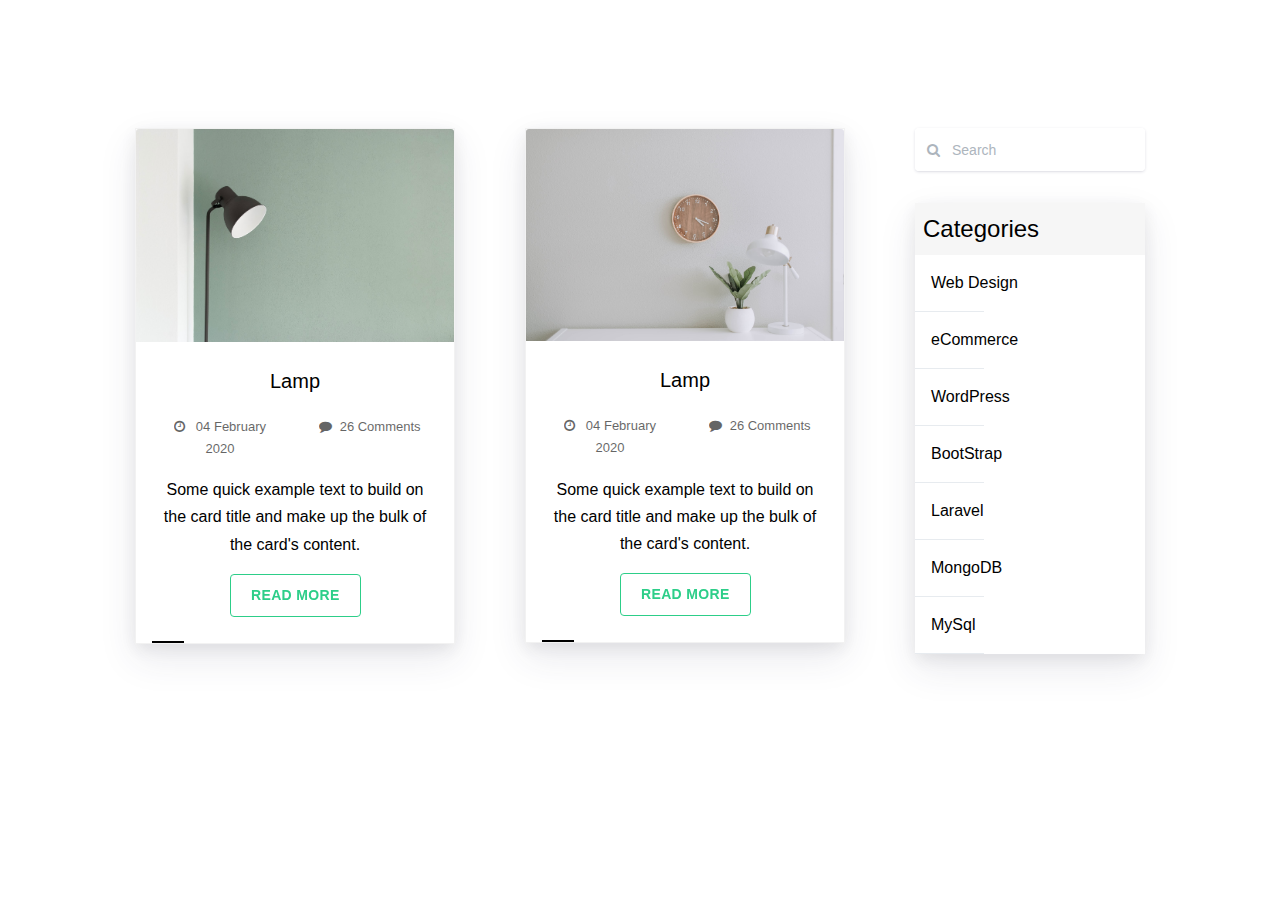
<file: index.html>
<!DOCTYPE html>
<html lang="en">

<head>
  <meta charset="UTF-8">
  <meta http-equiv="X-UA-Compatible" content="IE=edge">
  <meta name="viewport" content="width=device-width, initial-scale=1.0">
  <title>eflux - Grocery & Organic Supermarket Responsive Template</title>

  <!--Style || Animations || Fonts || Icons-->

  <link href="https://cdn.jsdelivr.net/npm/bootstrap@5.0.0-beta2/dist/css/bootstrap.min.css" rel="stylesheet"
    integrity="sha384-BmbxuPwQa2lc/FVzBcNJ7UAyJxM6wuqIj61tLrc4wSX0szH/Ev+nYRRuWlolflfl" crossorigin="anonymous">
  <link rel="stylesheet" href="/css/argon-design-system.css">
  <link rel="stylesheet" href="./css/style.css">
  <link href="https://fonts.googleapis.com/css?family=Poppins:200,300,400,600,700,800" rel="stylesheet">
  <link rel="stylesheet" href="https://cdnjs.cloudflare.com/ajax/libs/font-awesome/4.7.0/css/font-awesome.css">
  <link rel="stylesheet" href="/css/nucleo-icons.css">
  <link rel="stylesheet" href="/css/argon-design-system.css">
  <link rel="stylesheet" type="text/css" href="/slick/slick.css">
  <link rel="stylesheet" type="text/css" href="/slick/slick-theme.css">
  <link href="https://unpkg.com/aos@2.3.1/dist/aos.css" rel="stylesheet">
</head>

<body>

  <!--Navbar-->

  <!--CARDS-->


  <div class="container">
    <div class="row">
      <div class="col-lg-9 mb-4">
        <div class="row">
          <div class="col-md-6">
            <div class="d-flex align-items-center">
              <div class="card shadow line-2" style="width: 20rem;">
                <div class="inner">
                  <img src="./img/img-1.jpeg" class="card-img-top" alt="...">
                </div>
                <div class="card-body text-center">
                  <h5 class="card-title">Lamp</h5>
                  <div class="row">
                    <div class="col-md-6">
                      <p class="date"> <i class="fa fa-clock-o" aria-hidden="true"></i> &nbsp; 04 February 2020</p>
                    </div>
                    <div class="col-md-6">
                      <p class="comment"> <i class="fa fa-comment" aria-hidden="true"></i> &nbsp;26 Comments</p>
                    </div>
                  </div>
                  <p class="card-text">Some quick example text to build on the card title and make up the bulk of the
                    card's content.</p>
                  <a href="./blog.html" class="btn btn-outline-success">Read More</a>
                </div>
              </div>
            </div>
          </div>

          <div class="col-md-6">
            <div class="d-flex align-items-center">
              <div class="card shadow line-2" style="width: 20rem;">
                <div class="inner">
                  <img src="./img/img-3.jpeg" class="card-img-top" alt="...">
                </div>
                <div class="card-body text-center">
                  <h5 class="card-title">Lamp</h5>
                  <div class="row">
                    <div class="col-md-6">
                      <p class="date"> <i class="fa fa-clock-o" aria-hidden="true"></i> &nbsp; 04 February 2020</p>
                    </div>
                    <div class="col-md-6">
                      <p class="comment"> <i class="fa fa-comment" aria-hidden="true"></i> &nbsp;26 Comments</p>
                    </div>
                  </div>
                  <p class="card-text">Some quick example text to build on the card title and make up the bulk of the
                    card's content.</p>
                  <a href="./blog.html" class="btn btn-outline-success">Read More</a>
                </div>
              </div>
            </div>
          </div>
        </div>
      </div>  
              <div class="col-lg-3">
                <div class="form-group">
                  <div class="input-group input-group-alternative mb-4">
                    <div class="input-group-prepend">
                      <span class="input-group-text"><i class="fa fa-search"></i></span>
                    </div>
                    <input class="form-control form-control-alternative" placeholder="Search" type="text">
                  </div>
                </div>
        
                <div class="card-side-bar shadow " >
                  <h4 class="cat-header p-2 mb-0"> Categories </h4>
                  
                  <ul class="blog-cat-list">
                    <li class=" cat-item cat-line"> <a href="" class="cat-link">Web Design</a> </li> 
                    <li class="cat-item cat-line"> <a href="" class="cat-link">eCommerce</a> </li>
                    <li class="cat-item cat-line"> <a href="" class="cat-link">WordPress</a> </li>
                    <li class="cat-item cat-line"> <a href="" class="cat-link">BootStrap</a> </li>
                    <li class="cat-item cat-line"> <a href="" class="cat-link">Laravel</a> </li>
                    <li class="cat-item cat-line"> <a href="" class="cat-link">MongoDB</a> </li>
                    <li class="cat-item cat-line"> <a href="" class="cat-link">MySql</a> </li>
                  </ul>
                </div>
              </div>
              

          
   </div>    
      
  </div>



    <!--Side Menu-->

    <!-- Pagination -->

    <!--Footer-->

    <!--Scripts-->
    <script src="/js/jquery.min.js"></script>
    <script src="/js/popper.min.js"></script>
    <script src="/js/bootstrap.min.js"></script>
    <script src="/js/argon-design-system.min.js"></script>
    <script src="/slick/slick.js" type="text/javascript" charset="utf-8"></script>
    <script src="./js/eflux.js"></script>
    <!-- <script src="./dom.js"></script> -->

</body>

</html>
</file>
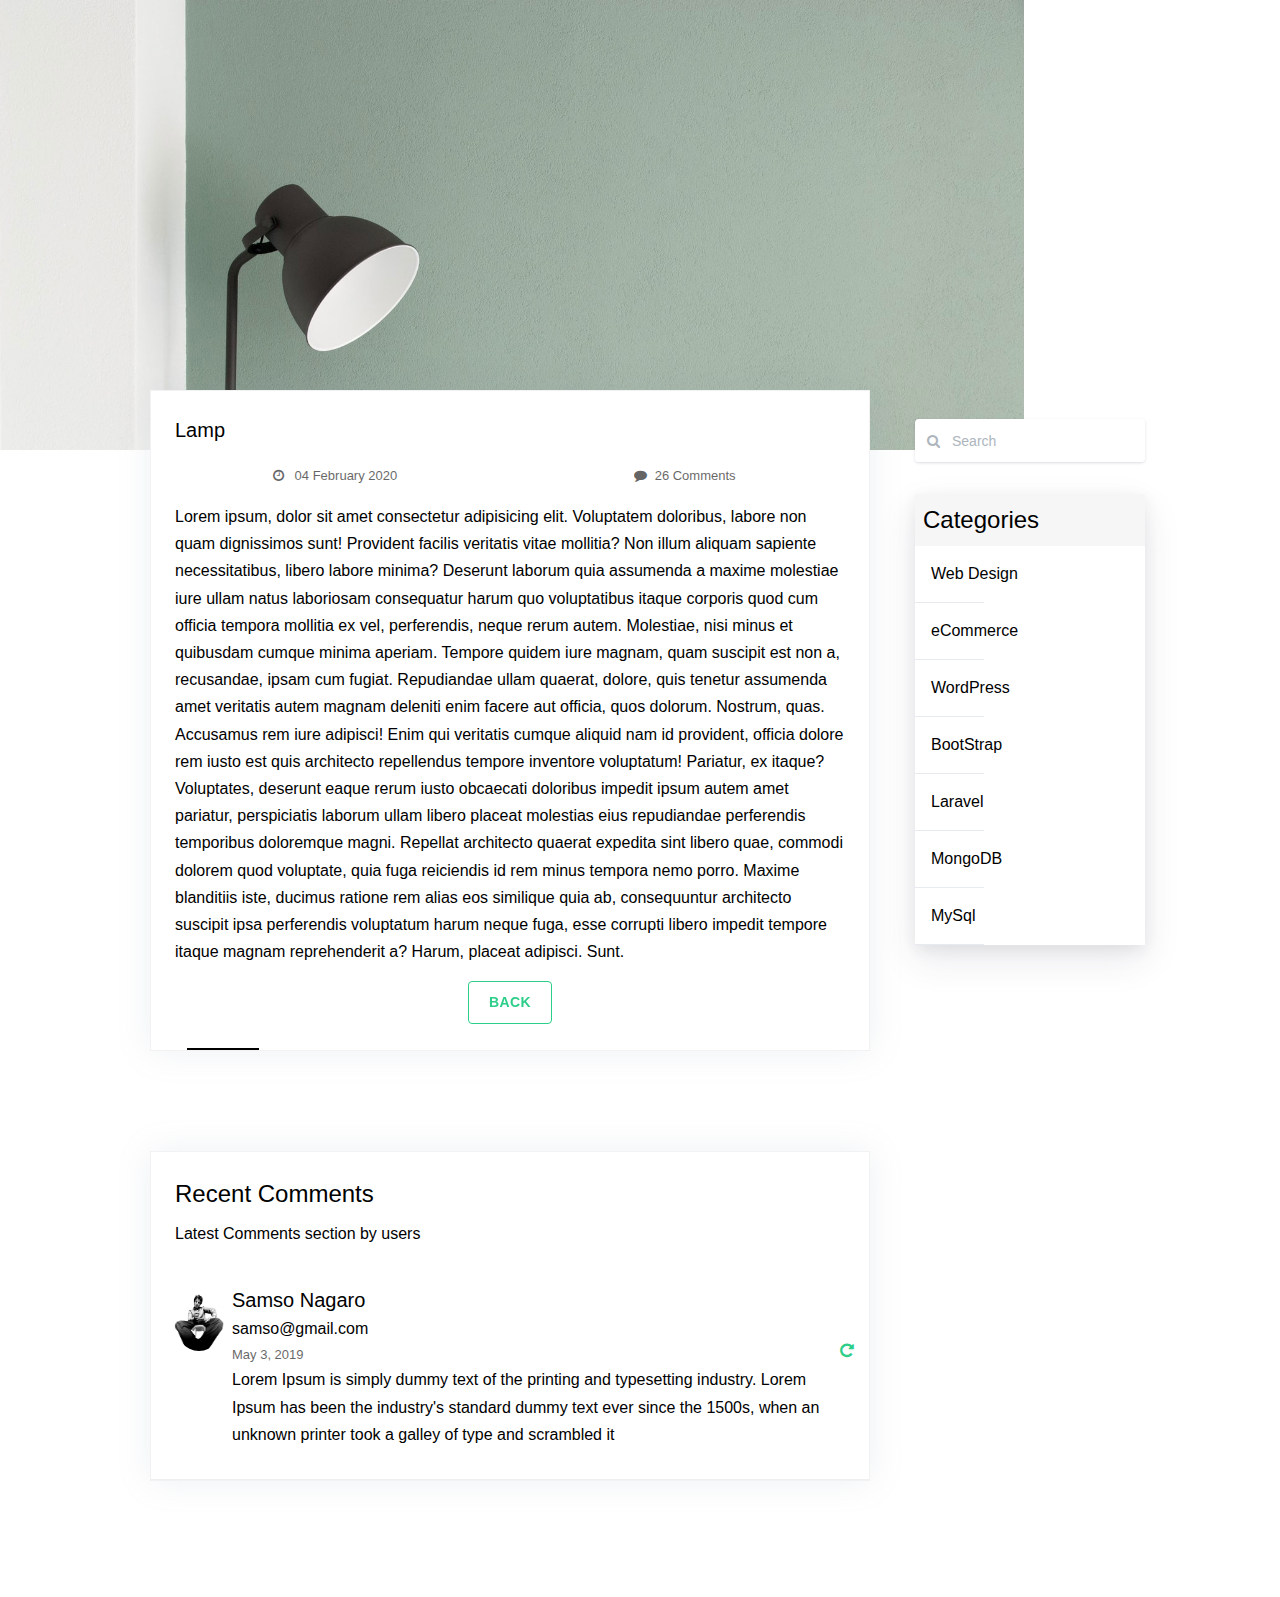
<file: blog.html>
<!DOCTYPE html>
<html lang="en">

<head>
  <meta charset="UTF-8">
  <meta http-equiv="X-UA-Compatible" content="IE=edge">
  <meta name="viewport" content="width=device-width, initial-scale=1.0">
  <title>eflux - Grocery & Organic Supermarket Responsive Template</title>

  <!--Style || Animations || Fonts || Icons-->

  <link href="https://cdn.jsdelivr.net/npm/bootstrap@5.0.0-beta2/dist/css/bootstrap.min.css" rel="stylesheet"
    integrity="sha384-BmbxuPwQa2lc/FVzBcNJ7UAyJxM6wuqIj61tLrc4wSX0szH/Ev+nYRRuWlolflfl" crossorigin="anonymous">
  <link rel="stylesheet" href="/css/argon-design-system.css">
  <link rel="stylesheet" href="./css/style.css">
  <link href="https://fonts.googleapis.com/css?family=Poppins:200,300,400,600,700,800" rel="stylesheet">
  <link rel="stylesheet" href="https://cdnjs.cloudflare.com/ajax/libs/font-awesome/4.7.0/css/font-awesome.css">
  <link rel="stylesheet" href="/css/nucleo-icons.css">
  <link rel="stylesheet" href="/css/argon-design-system.css">
  <link rel="stylesheet" type="text/css" href="/slick/slick.css">
  <link rel="stylesheet" type="text/css" href="/slick/slick-theme.css">
  <link href="https://unpkg.com/aos@2.3.1/dist/aos.css" rel="stylesheet">
</head>

<body>

  <!--Navbar-->

  <!--CARDS-->
  <div class="single-blog-inner"> 
    <div class="image-wrapper">
      <img src="./img/img-1.jpeg" class="img-fluid " alt="...">
    </div>
</div>
<div class="container content-wrapper">
    <div class="row">
        <div class="col-md-9 mb-3">
            <div class="d-flex align-items-center container">
                <div class="card  line-2" style="width: auto;">
                  <div class="card-body text-center " >
                    <h5 class="card-title  text-left">Lamp</h5>
                    <div class="row">
                      <div class="col-md-6">
                        <p class="date"> <i class="fa fa-clock-o" aria-hidden="true"></i> &nbsp; 04 February 2020</p>
                      </div>
                      <div class="col-md-6">
                          <a href=""></a>
                        <p class="comment"> <i class="fa fa-comment" aria-hidden="true"></i> &nbsp;26 Comments</p>
                      </div>
                    </div>
                    <p class="card-text-blog">Lorem ipsum, dolor sit amet consectetur adipisicing elit. Voluptatem doloribus, labore non quam dignissimos sunt! Provident facilis veritatis vitae mollitia? Non illum aliquam sapiente necessitatibus, libero labore minima? Deserunt laborum quia assumenda a maxime molestiae iure ullam natus laboriosam consequatur harum quo voluptatibus itaque corporis quod cum officia tempora mollitia ex vel, perferendis, neque rerum autem. Molestiae, nisi minus et quibusdam cumque minima aperiam. Tempore quidem iure magnam, quam suscipit est non a, recusandae, ipsam cum fugiat. Repudiandae ullam quaerat, dolore, quis tenetur assumenda amet veritatis autem magnam deleniti enim facere aut officia, quos dolorum. Nostrum, quas. Accusamus rem iure adipisci! Enim qui veritatis cumque aliquid nam id provident, officia dolore rem iusto est quis architecto repellendus tempore inventore voluptatum! Pariatur, ex itaque? Voluptates, deserunt eaque rerum iusto obcaecati doloribus impedit ipsum autem amet pariatur, perspiciatis laborum ullam libero placeat molestias eius repudiandae perferendis temporibus doloremque magni. Repellat architecto quaerat expedita sint libero quae, commodi dolorem quod voluptate, quia fuga reiciendis id rem minus tempora nemo porro. Maxime blanditiis iste, ducimus ratione rem alias eos similique quia ab, consequuntur architecto suscipit ipsa perferendis voluptatum harum neque fuga, esse corrupti libero impedit tempore itaque magnam reprehenderit a? Harum, placeat adipisci. Sunt.</p>
                    <a href="index.html" class="btn btn-outline-success">Back</a>
                  </div>
                </div>
              </div>
              <div class="container d-flex justify-content-center mt-100 mb-100">
                <div class="row">
                    <div class="col-md-12">
                        <div class="card">
                            <div class="card-body">
                                <h4 class="card-title">Recent Comments</h4>
                                <h6 class="card-subtitle">Latest Comments section by users</h6>
                            </div>
                            <div class="comment-widgets m-b-20">
                                <div class="d-flex flex-row comment-row">
                                    <div class="p-2"><span class="round"><img src="./img/img-p1.jpg" alt="user" width="50"></span></div>
                                    <div class="comment-text w-100">
                                            <h5 class="username d-flex mb-0">Samso Nagaro</h5> <p class="d-flex justify-content-start mt-0 mb-0 user-mail-address">samso@gmail.com</p>
                                            <i class="fa fa-rotate-right text-success d-flex" style="float:right;" type="button" data-toggle="collapse" data-target="#collapseExample" aria-expanded="false" aria-controls="collapseExample"></i>
                                            
                                        <div class="comment-footer"> <span class="date">May 3, 2019</span></div>
                                        <p class="m-b-5 m-t-10">Lorem Ipsum is simply dummy text of the printing and typesetting industry. Lorem Ipsum has been the industry's standard dummy text ever since the 1500s, when an unknown printer took a galley of type and scrambled it</p>
                                        
                                    </div>
                                    
                                </div>
                                <div class="container-fluid ">
                                    <div class="collapse" id="collapseExample">
                                        <form>
                                            <div class="p-4 ">
                                                <input type="text" class="form-control form-control-alternative" placeholder="name">
                                            </div>
                                            <div class="p-4 ">
                                                <input type="email" class="form-control form-control-alternative" placeholder="name@example.com">
                                            </div>
                                            <div class="p-4 ">
                                                <input type="text" class="form-control form-control-alternative" placeholder="reply">
                                            </div>
                                          </form>
                                    </div> 
                                </div>
                                
                            </div>
                        </div>
                    </div>
                </div>
            </div>
        </div>
        <div class="col-md-3 container">
            <div class="form-group">
                <div class="input-group input-group-alternative mb-4">
                  <div class="input-group-prepend">
                    <span class="input-group-text"><i class="fa fa-search"></i></span>
                  </div>
                  <input class="form-control form-control-alternative" placeholder="Search" type="text">
                </div>
              <div class="card-side-bar shadow " >
                <h4 class="cat-header p-2 mb-0"> Categories </h4>
                
                <ul class="blog-cat-list">
                  <li class=" cat-item cat-line"> <a href="" class="cat-link">Web Design</a> </li> 
                  <li class="cat-item cat-line"> <a href="" class="cat-link">eCommerce</a> </li>
                  <li class="cat-item cat-line"> <a href="" class="cat-link">WordPress</a> </li>
                  <li class="cat-item cat-line"> <a href="" class="cat-link">BootStrap</a> </li>
                  <li class="cat-item cat-line"> <a href="" class="cat-link">Laravel</a> </li>
                  <li class="cat-item cat-line"> <a href="" class="cat-link">MongoDB</a> </li>
                  <li class="cat-item cat-line"> <a href="" class="cat-link">MySql</a> </li>
                </ul>
              </div>
            </div>      
        </div>
    </div>
</div>





    <!--Side Menu-->

    <!-- Pagination -->

    <!--Footer-->

    <!--Scripts-->
    <script src="/js/jquery.min.js"></script>
    <script src="/js/popper.min.js"></script>
    <script src="/js/bootstrap.min.js"></script>
    <script src="/js/argon-design-system.min.js"></script>
    <script src="/slick/slick.js" type="text/javascript" charset="utf-8"></script>
    <script src="./js/eflux.js"></script>
    <!-- <script src="./dom.js"></script> -->

</body>

</html>
</file>
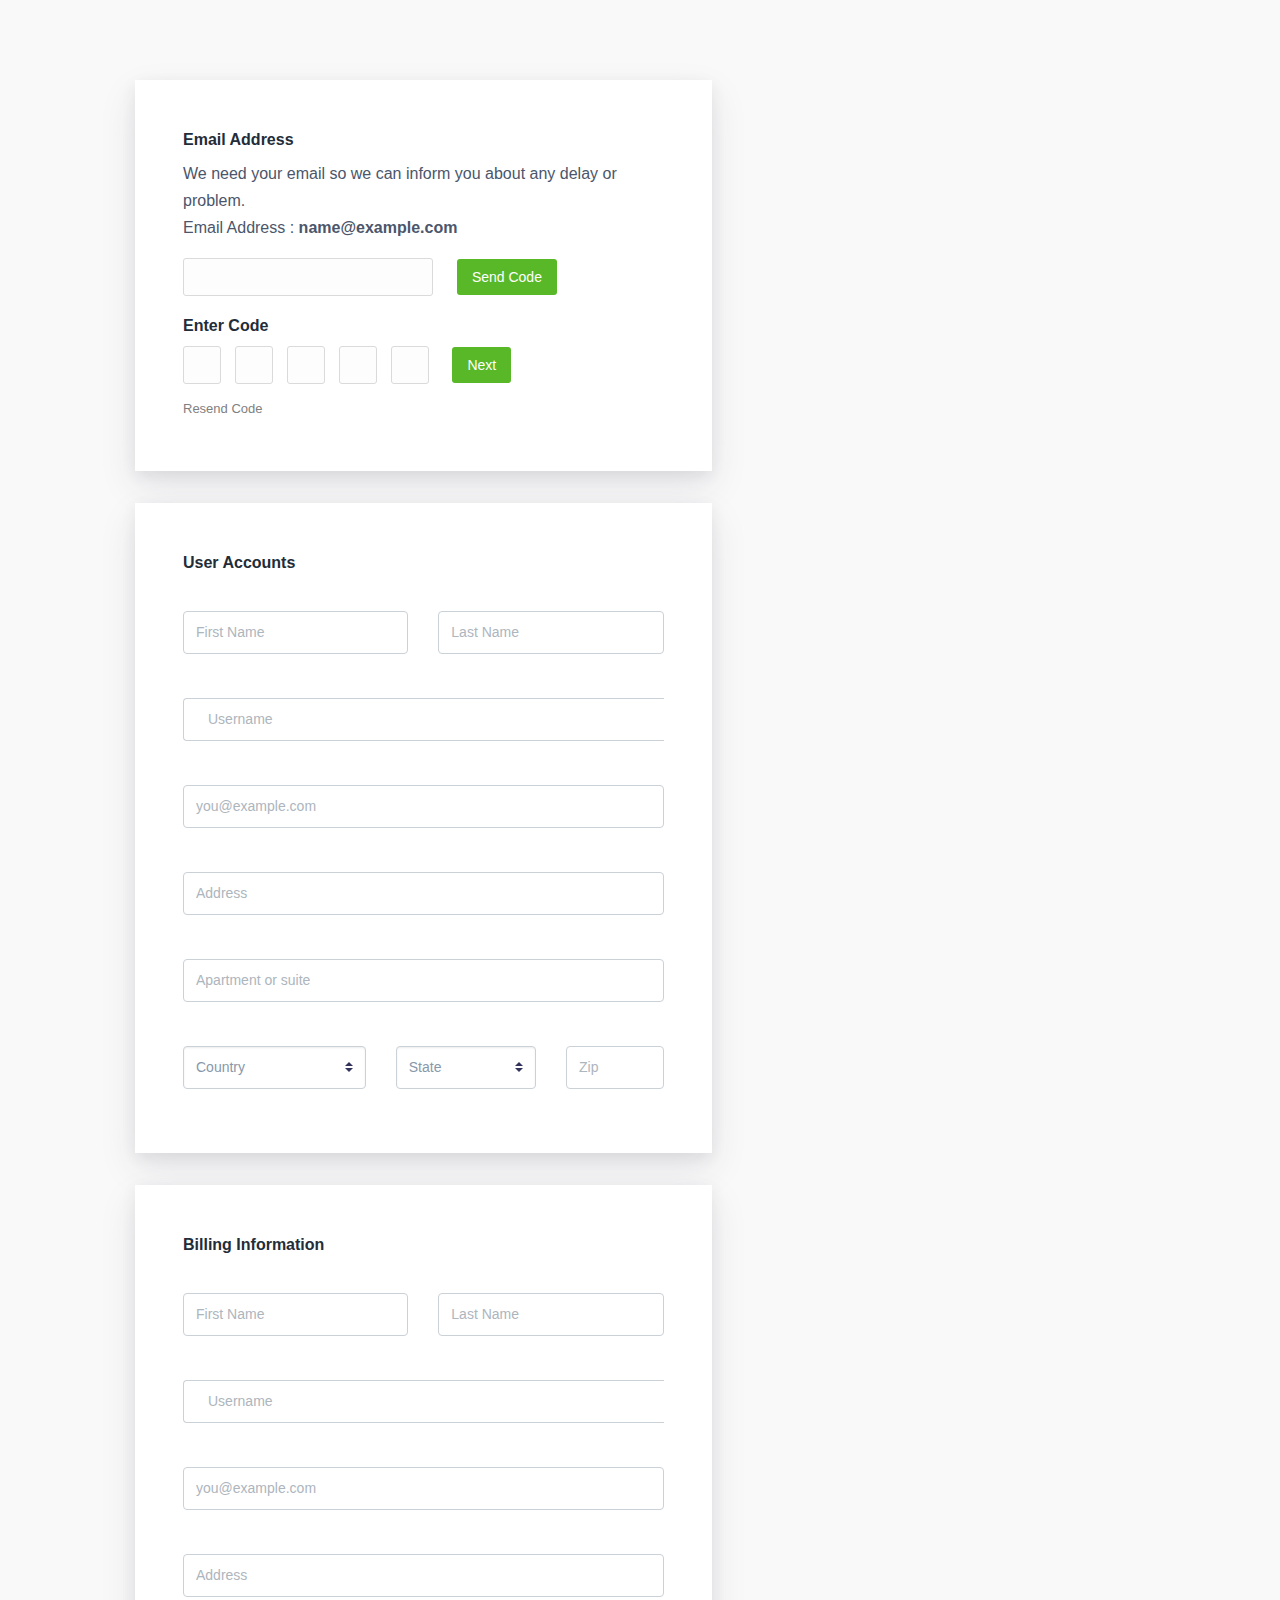
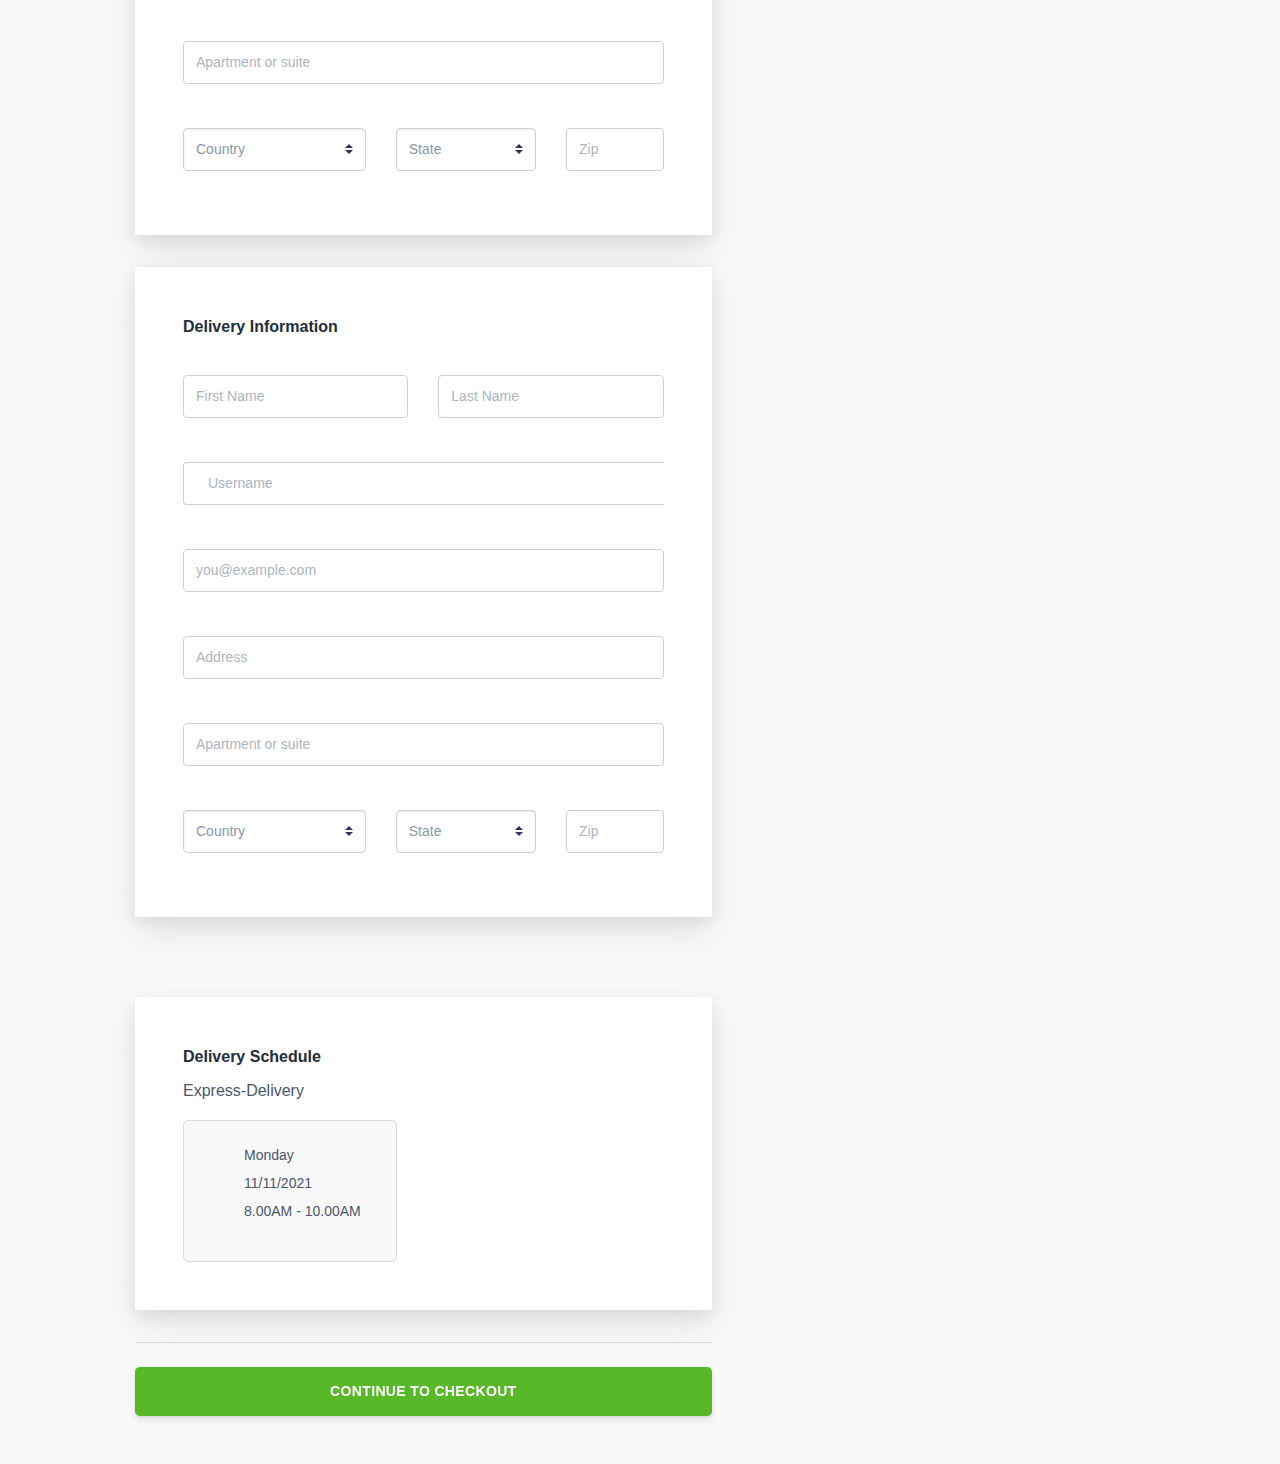
<file: checkout.html>
<!DOCTYPE html>
<html lang="en">
<head>
    <meta charset="UTF-8">
    <meta http-equiv="X-UA-Compatible" content="IE=edge">
    <meta name="viewport" content="width=device-width, initial-scale=1.0">
    <title>Document</title>
    <link href="https://cdn.jsdelivr.net/npm/bootstrap@5.0.0-beta2/dist/css/bootstrap.min.css" rel="stylesheet" integrity="sha384-BmbxuPwQa2lc/FVzBcNJ7UAyJxM6wuqIj61tLrc4wSX0szH/Ev+nYRRuWlolflfl" crossorigin="anonymous">
    <link rel="stylesheet" href="/css/argon-design-system.css">
    
    <link href="https://fonts.googleapis.com/css?family=Poppins:200,300,400,600,700,800" rel="stylesheet">
    <link rel="stylesheet" href="https://cdnjs.cloudflare.com/ajax/libs/font-awesome/4.7.0/css/font-awesome.css">
    <link rel="stylesheet" href="/css/nucleo-icons.css">
    <link rel="stylesheet" href="/css/argon-design-system.css">
    <link rel="stylesheet" type="text/css" href="/slick/slick.css">
    <link rel="stylesheet" type="text/css" href="/slick/slick-theme.css">
    <link href="https://unpkg.com/aos@2.3.1/dist/aos.css" rel="stylesheet">
    <link rel="stylesheet" href="./checkout.css">
</head>
<body>
    <div class="container">
        <div class="row">
            <div class="col-lg-7">
                <div class="form-item contact-number-item shadow p-3 p-lg-5 border-radius5">
                    <h6 >Email Address</h6>
                    <p>We need your email so we can inform you about any delay or problem.<br>Email Address : <strong> name@example.com</strong></p>
                    <div class="mb-2">
                        <form action="#" class="send-code-form">
                            <input type="text" name="code">
                            <button class="submit" type="submit">Send Code</button>
                        </form>
                    </div>
                    
                    <div>
                        <h6>Enter Code</h6>
                        <form action="#" class="varify-code-form">
                            <input type="text" name="code">
                            <input type="text" name="code">
                            <input type="text" name="code">
                            <input type="text" name="code">
                            <input type="text" name="code">
                            <button class="submit" type="submit">Next</button>
                            <div>
                                <a href="#" class="resend-code">Resend Code</a>
                            </div>
                        </form>
                    </div>
                </div> 
                <div class="bill-info shadow p-3 p-lg-5 border-radius5">
                    <form class="needs-validation" novalidate="">
                        <h6>User Accounts</h6>
                        
                        <div class="row">
                          <div class="col-md-6 mb-3">
                            <label for="firstName"></label>
                            <input type="text" class="form-control" id="firstName" placeholder="First Name" value="" required="">
                            <div class="invalid-feedback">
                              Valid first name is required.
                            </div>
                          </div>
                          <div class="col-md-6 mb-3">
                            <label for="lastName"></label>
                            <input type="text" class="form-control" id="lastName" placeholder="Last Name" value="" required="">
                            <div class="invalid-feedback">
                              Valid last name is required.
                            </div>
                          </div>
                        </div>
            
                        <div class="mb-3">
                          <label for="username"></label>
                          <div class="input-group">
                            <div class="input-group-prepend">
                              <span class="input-group-text"></span>
                            </div>
                            <input type="text" class="form-control" id="username" placeholder="Username" required="">
                            <div class="invalid-feedback" style="width: 100%;">
                              Your username is required.
                            </div>
                          </div>
                        </div>
            
                        <div class="mb-3">
                          <label for="email"> <span class="text-muted"></span></label>
                          <input type="email" class="form-control" id="email" placeholder="you@example.com">
                          <div class="invalid-feedback">
                            Please enter a valid email address for shipping updates.
                          </div>
                        </div>
            
                        <div class="mb-3">
                          <label for="address"></label>
                          <input type="text" class="form-control" id="address" placeholder="Address" required="">
                          <div class="invalid-feedback">
                            Please enter your shipping address.
                          </div>
                        </div>
            
                        <div class="mb-3">
                          <label for="address2"> <span class="text-muted"></span></label>
                          <input type="text" class="form-control" id="address2" placeholder="Apartment or suite">
                        </div>
            
                        <div class="row">
                          <div class="col-md-5 mb-3">
                            <label for="country"></label>
                            <select class="custom-select d-block w-100" id="country"  required="">
                              <option value="">Country</option>
                              <option>United States</option>
                            </select>
                            <div class="invalid-feedback">
                              Please select a valid country.
                            </div>
                          </div>
                          <div class="col-md-4 mb-3">
                            <label for="state"></label>
                            <select class="custom-select d-block w-100" id="state" required="">
                              <option value="">State</option>
                              <option>California</option>
                            </select>
                            <div class="invalid-feedback">
                              Please provide a valid state.
                            </div>
                          </div>
                          <div class="col-md-3 mb-3">
                            <label for="zip"></label>
                            <input type="text" class="form-control" id="zip" placeholder="Zip" required="">
                            <div class="invalid-feedback">
                              Zip code required.
                            </div>
                          </div>
                        </div>
                        
                      </form>
                </div>
                <div class="bill-info shadow p-3 p-lg-5 border-radius5">
                  <form class="needs-validation" novalidate="">
                      <h6>Billing Information</h6>
                      
                      <div class="row">
                        <div class="col-md-6 mb-3">
                          <label for="firstName"></label>
                          <input type="text" class="form-control" id="firstName" placeholder="First Name" value="" required="">
                          <div class="invalid-feedback">
                            Valid first name is required.
                          </div>
                        </div>
                        <div class="col-md-6 mb-3">
                          <label for="lastName"></label>
                          <input type="text" class="form-control" id="lastName" placeholder="Last Name" value="" required="">
                          <div class="invalid-feedback">
                            Valid last name is required.
                          </div>
                        </div>
                      </div>
          
                      <div class="mb-3">
                        <label for="username"></label>
                        <div class="input-group">
                          <div class="input-group-prepend">
                            <span class="input-group-text"></span>
                          </div>
                          <input type="text" class="form-control" id="username" placeholder="Username" required="">
                          <div class="invalid-feedback" style="width: 100%;">
                            Your username is required.
                          </div>
                        </div>
                      </div>
          
                      <div class="mb-3">
                        <label for="email"> <span class="text-muted"></span></label>
                        <input type="email" class="form-control" id="email" placeholder="you@example.com">
                        <div class="invalid-feedback">
                          Please enter a valid email address for shipping updates.
                        </div>
                      </div>
          
                      <div class="mb-3">
                        <label for="address"></label>
                        <input type="text" class="form-control" id="address" placeholder="Address" required="">
                        <div class="invalid-feedback">
                          Please enter your shipping address.
                        </div>
                      </div>
          
                      <div class="mb-3">
                        <label for="address2"> <span class="text-muted"></span></label>
                        <input type="text" class="form-control" id="address2" placeholder="Apartment or suite">
                      </div>
          
                      <div class="row">
                        <div class="col-md-5 mb-3">
                          <label for="country"></label>
                          <select class="custom-select d-block w-100" id="country"  required="">
                            <option value="">Country</option>
                            <option>United States</option>
                          </select>
                          <div class="invalid-feedback">
                            Please select a valid country.
                          </div>
                        </div>
                        <div class="col-md-4 mb-3">
                          <label for="state"></label>
                          <select class="custom-select d-block w-100" id="state" required="">
                            <option value="">State</option>
                            <option>California</option>
                          </select>
                          <div class="invalid-feedback">
                            Please provide a valid state.
                          </div>
                        </div>
                        <div class="col-md-3 mb-3">
                          <label for="zip"></label>
                          <input type="text" class="form-control" id="zip" placeholder="Zip" required="">
                          <div class="invalid-feedback">
                            Zip code required.
                          </div>
                        </div>
                      </div>
                      
                    </form>
              </div>
              <div class="bill-info shadow p-3 p-lg-5 border-radius5">
                <form class="needs-validation" novalidate="">
                    <h6>Delivery Information</h6>
                    
                    <div class="row">
                      <div class="col-md-6 mb-3">
                        <label for="firstName"></label>
                        <input type="text" class="form-control" id="firstName" placeholder="First Name" value="" required="">
                        <div class="invalid-feedback">
                          Valid first name is required.
                        </div>
                      </div>
                      <div class="col-md-6 mb-3">
                        <label for="lastName"></label>
                        <input type="text" class="form-control" id="lastName" placeholder="Last Name" value="" required="">
                        <div class="invalid-feedback">
                          Valid last name is required.
                        </div>
                      </div>
                    </div>
        
                    <div class="mb-3">
                      <label for="username"></label>
                      <div class="input-group">
                        <div class="input-group-prepend">
                          <span class="input-group-text"></span>
                        </div>
                        <input type="text" class="form-control" id="username" placeholder="Username" required="">
                        <div class="invalid-feedback" style="width: 100%;">
                          Your username is required.
                        </div>
                      </div>
                    </div>
        
                    <div class="mb-3">
                      <label for="email"> <span class="text-muted"></span></label>
                      <input type="email" class="form-control" id="email" placeholder="you@example.com">
                      <div class="invalid-feedback">
                        Please enter a valid email address for shipping updates.
                      </div>
                    </div>
        
                    <div class="mb-3">
                      <label for="address"></label>
                      <input type="text" class="form-control" id="address" placeholder="Address" required="">
                      <div class="invalid-feedback">
                        Please enter your shipping address.
                      </div>
                    </div>
        
                    <div class="mb-3">
                      <label for="address2"> <span class="text-muted"></span></label>
                      <input type="text" class="form-control" id="address2" placeholder="Apartment or suite">
                    </div>
        
                    <div class="row">
                      <div class="col-md-5 mb-3">
                        <label for="country"></label>
                        <select class="custom-select d-block w-100" id="country"  required="">
                          <option value="">Country</option>
                          <option>United States</option>
                        </select>
                        <div class="invalid-feedback">
                          Please select a valid country.
                        </div>
                      </div>
                      <div class="col-md-4 mb-3">
                        <label for="state"></label>
                        <select class="custom-select d-block w-100" id="state" required="">
                          <option value="">State</option>
                          <option>California</option>
                        </select>
                        <div class="invalid-feedback">
                          Please provide a valid state.
                        </div>
                      </div>
                      <div class="col-md-3 mb-3">
                        <label for="zip"></label>
                        <input type="text" class="form-control" id="zip" placeholder="Zip" required="">
                        <div class="invalid-feedback">
                          Zip code required.
                        </div>
                      </div>
                    </div>
                    
                  </form>
            </div>
                <div class="form-item time-schedule bg-color-white shadow p-3 p-lg-5 border-radius5">
                    <h6>Delivery Schedule</h6>

                    <div class="time-schedule-container">
                        <p class="title">Express-Delivery</p>
                        <div class="time-schedule-box">
                            <ul>
                                <li>Monday</li>
                                <li>11/11/2021</li>
                                <li>8.00AM - 10.00AM</li>
                            </ul>
                        </div>
                    </div>
                </div>

                <hr class="mb-4">
                <button class="btn btn-primary btn-lg btn-block mb-5" type="submit">Continue to checkout</button>
            </div>
        


            <div class="col-lg-5"></div>
        </div>
    </div>


    <!--Scripts-->
    <script src="/js/jquery.min.js"></script>
    <script src="/js/popper.min.js"></script>
    <script src="/js/bootstrap.min.js"></script>
    <script src="/js/argon-design-system.min.js"></script>
    <script src="/slick/slick.js" type="text/javascript" charset="utf-8"></script>
    <script src="./js/eflux.js"></script>
    <!-- <script src="./dom.js"></script> -->    
</body>
</html>
</file>
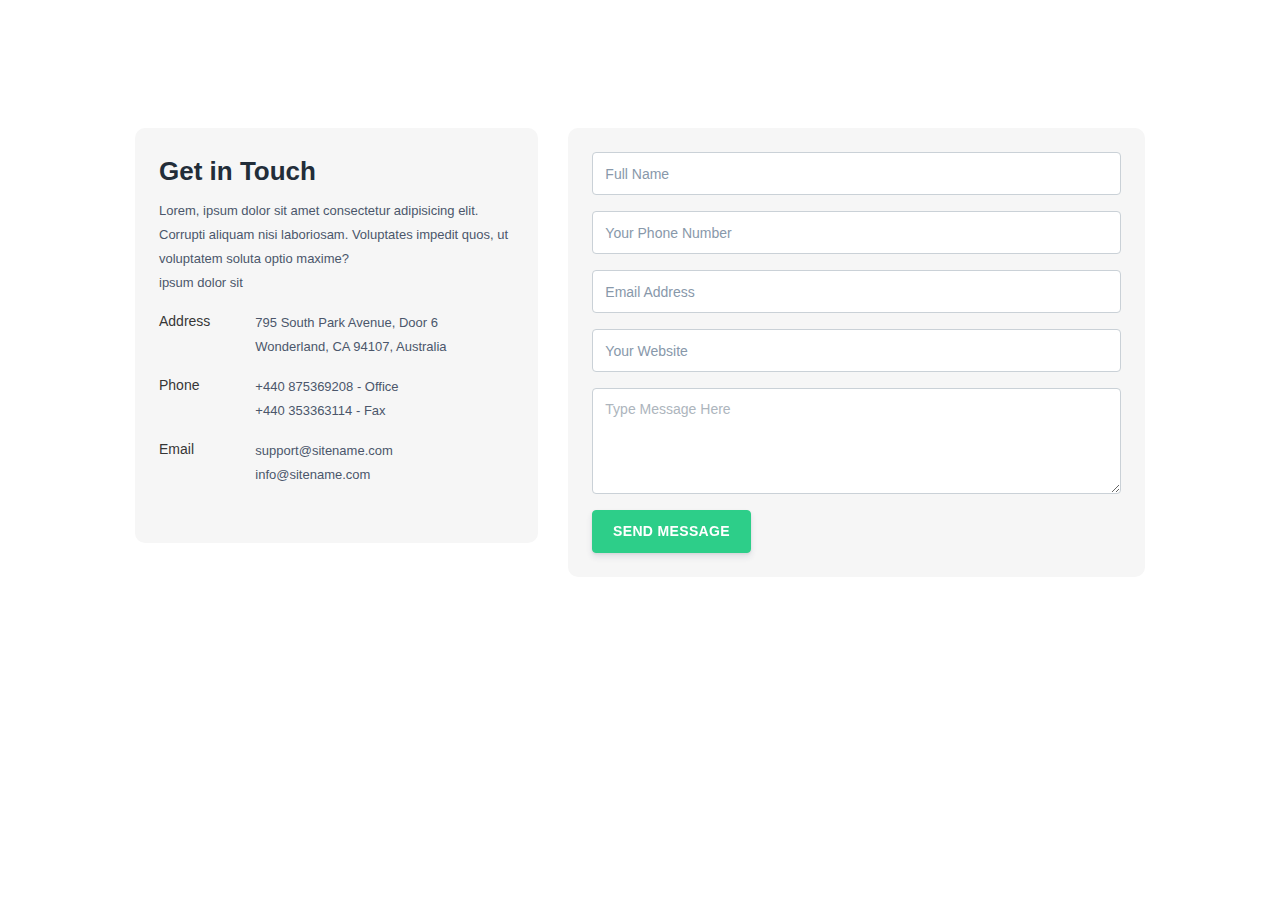
<file: Contact.html>
<!DOCTYPE html>
<html lang="en">
    <head>
        <meta charset="UTF-8">
        <meta http-equiv="X-UA-Compatible" content="IE=edge">
        <meta name="viewport" content="width=device-width, initial-scale=1.0">
        <title>Contact Us</title>
      
        <!--Style || Animations || Fonts || Icons-->
      
        <link href="https://cdn.jsdelivr.net/npm/bootstrap@5.0.0-beta2/dist/css/bootstrap.min.css" rel="stylesheet"
          integrity="sha384-BmbxuPwQa2lc/FVzBcNJ7UAyJxM6wuqIj61tLrc4wSX0szH/Ev+nYRRuWlolflfl" crossorigin="anonymous">
        <link rel="stylesheet" href="/css/argon-design-system.css">
        <link rel="stylesheet" href="./css/style.css">
        <link href="https://fonts.googleapis.com/css?family=Poppins:200,300,400,600,700,800" rel="stylesheet">
        <link rel="stylesheet" href="https://cdnjs.cloudflare.com/ajax/libs/font-awesome/4.7.0/css/font-awesome.css">
        <link rel="stylesheet" href="/css/nucleo-icons.css">
        <link rel="stylesheet" href="/css/argon-design-system.css">
        <link rel="stylesheet" type="text/css" href="/slick/slick.css">
        <link rel="stylesheet" type="text/css" href="/slick/slick-theme.css">
        <link href="https://unpkg.com/aos@2.3.1/dist/aos.css" rel="stylesheet">
      </head>
<body>
    <div class="container">
        <div class="row">
            <div class="col-lg-5 mb-4 mb-lg-0 ">
                <div class="contact-info  p-4">
                    <h4 class="contact-header">Get in Touch</h4>
                    <p class="contact-p">Lorem, ipsum dolor sit amet consectetur adipisicing elit. Corrupti aliquam nisi laboriosam. Voluptates impedit quos, 
                        ut voluptatem soluta optio maxime?<br> ipsum dolor sit</p>
                    <dl class="row">
                        <dt class="col-sm-3">Address</dt>
                        <dd class="col-sm-9">
                            795 South Park Avenue, Door 6 Wonderland, CA 94107, Australia</dd>
                        </dd>
                        <dt class="col-sm-3">Phone</dt>
                        <dd class="col-sm-9">
                            +440 875369208 - Office <br>
                            +440 353363114 - Fax</dd>
                        <dt class="col-sm-3 text-truncate">Email</dt>
                        <dd class="col-sm-9">support@sitename.com <br>
                            info@sitename.com</dd>
                    </dl>
                </div>
                
            </div>
            <div class="col-lg-7 ">
                <div class="form-box p-4">
                    <form >
                        <div class="form-group ">
                            
                            <input class="form-control " type="text" value="Full Name "  id="example-text-input" >

                        </div>
                        <div class="form-group ">
                            
                            <input class="form-control" type="tel" value="Your Phone Number" id="example-tel-input">
                        </div>
                        
                        <div class="form-group ">
                            
                            <input class="form-control" type="email" value="Email Address" id="example-email-input">
                        </div>
                        <div class="form-group ">
                            
                            <input class="form-control" type="url" value="Your Website" id="example-url-input">
                        </div>
                        
                        <div class="form-group ">
                            <textarea class="form-control" id="exampleFormControlTextarea1" rows="4" placeholder="Type Message Here"></textarea>
                        </div>
                    </form>
                    <button type="button" class="btn btn-success">Send Message</button>
                </div>
                
            </div>
        </div>
    </div>
    


    <!--Scripts-->
    <script src="/js/jquery.min.js"></script>
    <script src="/js/popper.min.js"></script>
    <script src="/js/bootstrap.min.js"></script>
    <script src="/js/argon-design-system.min.js"></script>
    <script src="/slick/slick.js" type="text/javascript" charset="utf-8"></script>
    <script src="./js/eflux.js"></script>
    <script src="./dom.js"></script>
</body>
</html>
</file>
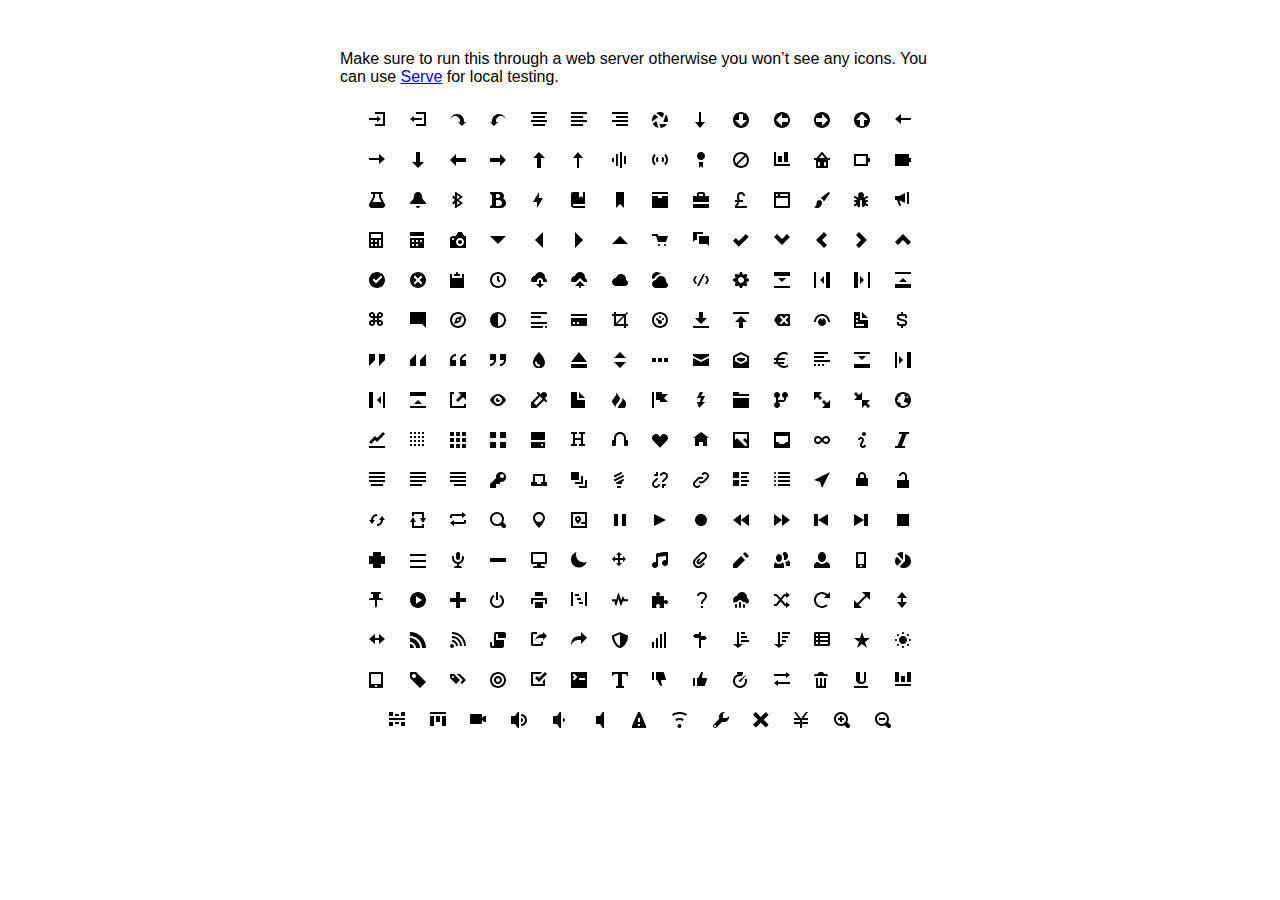
<file: open-iconic-master/sprite/open-iconic.html>
<!DOCTYPE html>
<html>
<head>
<meta charset="utf-8">
<style>
  body {
    font-family: 'Helvetica', sans-serif;
    margin: 50px 0;
  }

  .container {
    width: 600px;
    text-align: center;
    margin: 20px auto;
  }

  .intro {
    text-align: left;
  }

  .icon {

    margin: 10px;
    width: 16px;
    height: 16px;
  }
</style>
</head>
<body>

<div class="container">
  <p class='intro'>
    Make sure to run this through a web server otherwise you won&rsquo;t see any icons. You can use <a href="https://github.com/visionmedia/serve">Serve</a> for local testing.
  </p>
  <svg class="icon">
    <use xlink:href="open-iconic.svg#account-login"></use>
  </svg>

  <svg viewBox="0 0 8 8" class="icon">
    <use xlink:href="open-iconic.svg#account-logout"></use>
  </svg>

  <svg viewBox="0 0 8 8" class="icon">
    <use xlink:href="open-iconic.svg#action-redo"></use>
  </svg>

  <svg viewBox="0 0 8 8" class="icon">
    <use xlink:href="open-iconic.svg#action-undo"></use>
  </svg>

  <svg viewBox="0 0 8 8" class="icon">
    <use xlink:href="open-iconic.svg#align-center"></use>
  </svg>

  <svg viewBox="0 0 8 8" class="icon">
    <use xlink:href="open-iconic.svg#align-left"></use>
  </svg>

  <svg viewBox="0 0 8 8" class="icon">
    <use xlink:href="open-iconic.svg#align-right"></use>
  </svg>

  <svg viewBox="0 0 8 8" class="icon">
    <use xlink:href="open-iconic.svg#aperture"></use>
  </svg>

  <svg viewBox="0 0 8 8" class="icon">
    <use xlink:href="open-iconic.svg#arrow-bottom"></use>
  </svg>

  <svg viewBox="0 0 8 8" class="icon">
    <use xlink:href="open-iconic.svg#arrow-circle-bottom"></use>
  </svg>

  <svg viewBox="0 0 8 8" class="icon">
    <use xlink:href="open-iconic.svg#arrow-circle-left"></use>
  </svg>

  <svg viewBox="0 0 8 8" class="icon">
    <use xlink:href="open-iconic.svg#arrow-circle-right"></use>
  </svg>

  <svg viewBox="0 0 8 8" class="icon">
    <use xlink:href="open-iconic.svg#arrow-circle-top"></use>
  </svg>

  <svg viewBox="0 0 8 8" class="icon">
    <use xlink:href="open-iconic.svg#arrow-left"></use>
  </svg>

  <svg viewBox="0 0 8 8" class="icon">
    <use xlink:href="open-iconic.svg#arrow-right"></use>
  </svg>

  <svg viewBox="0 0 8 8" class="icon">
    <use xlink:href="open-iconic.svg#arrow-thick-bottom"></use>
  </svg>

  <svg viewBox="0 0 8 8" class="icon">
    <use xlink:href="open-iconic.svg#arrow-thick-left"></use>
  </svg>

  <svg viewBox="0 0 8 8" class="icon">
    <use xlink:href="open-iconic.svg#arrow-thick-right"></use>
  </svg>

  <svg viewBox="0 0 8 8" class="icon">
    <use xlink:href="open-iconic.svg#arrow-thick-top"></use>
  </svg>

  <svg viewBox="0 0 8 8" class="icon">
    <use xlink:href="open-iconic.svg#arrow-top"></use>
  </svg>

  <svg viewBox="0 0 8 8" class="icon">
    <use xlink:href="open-iconic.svg#audio-spectrum"></use>
  </svg>

  <svg viewBox="0 0 8 8" class="icon">
    <use xlink:href="open-iconic.svg#audio"></use>
  </svg>

  <svg viewBox="0 0 8 8" class="icon">
    <use xlink:href="open-iconic.svg#badge"></use>
  </svg>

  <svg viewBox="0 0 8 8" class="icon">
    <use xlink:href="open-iconic.svg#ban"></use>
  </svg>

  <svg viewBox="0 0 8 8" class="icon">
    <use xlink:href="open-iconic.svg#bar-chart"></use>
  </svg>

  <svg viewBox="0 0 8 8" class="icon">
    <use xlink:href="open-iconic.svg#basket"></use>
  </svg>

  <svg viewBox="0 0 8 8" class="icon">
    <use xlink:href="open-iconic.svg#battery-empty"></use>
  </svg>

  <svg viewBox="0 0 8 8" class="icon">
    <use xlink:href="open-iconic.svg#battery-full"></use>
  </svg>

  <svg viewBox="0 0 8 8" class="icon">
    <use xlink:href="open-iconic.svg#beaker"></use>
  </svg>

  <svg viewBox="0 0 8 8" class="icon">
    <use xlink:href="open-iconic.svg#bell"></use>
  </svg>

  <svg viewBox="0 0 8 8" class="icon">
    <use xlink:href="open-iconic.svg#bluetooth"></use>
  </svg>

  <svg viewBox="0 0 8 8" class="icon">
    <use xlink:href="open-iconic.svg#bold"></use>
  </svg>

  <svg viewBox="0 0 8 8" class="icon">
    <use xlink:href="open-iconic.svg#bolt"></use>
  </svg>

  <svg viewBox="0 0 8 8" class="icon">
    <use xlink:href="open-iconic.svg#book"></use>
  </svg>

  <svg viewBox="0 0 8 8" class="icon">
    <use xlink:href="open-iconic.svg#bookmark"></use>
  </svg>

  <svg viewBox="0 0 8 8" class="icon">
    <use xlink:href="open-iconic.svg#box"></use>
  </svg>

  <svg viewBox="0 0 8 8" class="icon">
    <use xlink:href="open-iconic.svg#briefcase"></use>
  </svg>

  <svg viewBox="0 0 8 8" class="icon">
    <use xlink:href="open-iconic.svg#british-pound"></use>
  </svg>

  <svg viewBox="0 0 8 8" class="icon">
    <use xlink:href="open-iconic.svg#browser"></use>
  </svg>

  <svg viewBox="0 0 8 8" class="icon">
    <use xlink:href="open-iconic.svg#brush"></use>
  </svg>

  <svg viewBox="0 0 8 8" class="icon">
    <use xlink:href="open-iconic.svg#bug"></use>
  </svg>

  <svg viewBox="0 0 8 8" class="icon">
    <use xlink:href="open-iconic.svg#bullhorn"></use>
  </svg>

  <svg viewBox="0 0 8 8" class="icon">
    <use xlink:href="open-iconic.svg#calculator"></use>
  </svg>

  <svg viewBox="0 0 8 8" class="icon">
    <use xlink:href="open-iconic.svg#calendar"></use>
  </svg>

  <svg viewBox="0 0 8 8" class="icon">
    <use xlink:href="open-iconic.svg#camera-slr"></use>
  </svg>

  <svg viewBox="0 0 8 8" class="icon">
    <use xlink:href="open-iconic.svg#caret-bottom"></use>
  </svg>

  <svg viewBox="0 0 8 8" class="icon">
    <use xlink:href="open-iconic.svg#caret-left"></use>
  </svg>

  <svg viewBox="0 0 8 8" class="icon">
    <use xlink:href="open-iconic.svg#caret-right"></use>
  </svg>

  <svg viewBox="0 0 8 8" class="icon">
    <use xlink:href="open-iconic.svg#caret-top"></use>
  </svg>

  <svg viewBox="0 0 8 8" class="icon">
    <use xlink:href="open-iconic.svg#cart"></use>
  </svg>

  <svg viewBox="0 0 8 8" class="icon">
    <use xlink:href="open-iconic.svg#chat"></use>
  </svg>

  <svg viewBox="0 0 8 8" class="icon">
    <use xlink:href="open-iconic.svg#check"></use>
  </svg>

  <svg viewBox="0 0 8 8" class="icon">
    <use xlink:href="open-iconic.svg#chevron-bottom"></use>
  </svg>

  <svg viewBox="0 0 8 8" class="icon">
    <use xlink:href="open-iconic.svg#chevron-left"></use>
  </svg>

  <svg viewBox="0 0 8 8" class="icon">
    <use xlink:href="open-iconic.svg#chevron-right"></use>
  </svg>

  <svg viewBox="0 0 8 8" class="icon">
    <use xlink:href="open-iconic.svg#chevron-top"></use>
  </svg>

  <svg viewBox="0 0 8 8" class="icon">
    <use xlink:href="open-iconic.svg#circle-check"></use>
  </svg>

  <svg viewBox="0 0 8 8" class="icon">
    <use xlink:href="open-iconic.svg#circle-x"></use>
  </svg>

  <svg viewBox="0 0 8 8" class="icon">
    <use xlink:href="open-iconic.svg#clipboard"></use>
  </svg>

  <svg viewBox="0 0 8 8" class="icon">
    <use xlink:href="open-iconic.svg#clock"></use>
  </svg>

  <svg viewBox="0 0 8 8" class="icon">
    <use xlink:href="open-iconic.svg#cloud-download"></use>
  </svg>

  <svg viewBox="0 0 8 8" class="icon">
    <use xlink:href="open-iconic.svg#cloud-upload"></use>
  </svg>

  <svg viewBox="0 0 8 8" class="icon">
    <use xlink:href="open-iconic.svg#cloud"></use>
  </svg>

  <svg viewBox="0 0 8 8" class="icon">
    <use xlink:href="open-iconic.svg#cloudy"></use>
  </svg>

  <svg viewBox="0 0 8 8" class="icon">
    <use xlink:href="open-iconic.svg#code"></use>
  </svg>

  <svg viewBox="0 0 8 8" class="icon">
    <use xlink:href="open-iconic.svg#cog"></use>
  </svg>

  <svg viewBox="0 0 8 8" class="icon">
    <use xlink:href="open-iconic.svg#collapse-down"></use>
  </svg>

  <svg viewBox="0 0 8 8" class="icon">
    <use xlink:href="open-iconic.svg#collapse-left"></use>
  </svg>

  <svg viewBox="0 0 8 8" class="icon">
    <use xlink:href="open-iconic.svg#collapse-right"></use>
  </svg>

  <svg viewBox="0 0 8 8" class="icon">
    <use xlink:href="open-iconic.svg#collapse-up"></use>
  </svg>

  <svg viewBox="0 0 8 8" class="icon">
    <use xlink:href="open-iconic.svg#command"></use>
  </svg>

  <svg viewBox="0 0 8 8" class="icon">
    <use xlink:href="open-iconic.svg#comment-square"></use>
  </svg>

  <svg viewBox="0 0 8 8" class="icon">
    <use xlink:href="open-iconic.svg#compass"></use>
  </svg>

  <svg viewBox="0 0 8 8" class="icon">
    <use xlink:href="open-iconic.svg#contrast"></use>
  </svg>

  <svg viewBox="0 0 8 8" class="icon">
    <use xlink:href="open-iconic.svg#copywriting"></use>
  </svg>

  <svg viewBox="0 0 8 8" class="icon">
    <use xlink:href="open-iconic.svg#credit-card"></use>
  </svg>

  <svg viewBox="0 0 8 8" class="icon">
    <use xlink:href="open-iconic.svg#crop"></use>
  </svg>

  <svg viewBox="0 0 8 8" class="icon">
    <use xlink:href="open-iconic.svg#dashboard"></use>
  </svg>

  <svg viewBox="0 0 8 8" class="icon">
    <use xlink:href="open-iconic.svg#data-transfer-download"></use>
  </svg>

  <svg viewBox="0 0 8 8" class="icon">
    <use xlink:href="open-iconic.svg#data-transfer-upload"></use>
  </svg>

  <svg viewBox="0 0 8 8" class="icon">
    <use xlink:href="open-iconic.svg#delete"></use>
  </svg>

  <svg viewBox="0 0 8 8" class="icon">
    <use xlink:href="open-iconic.svg#dial"></use>
  </svg>

  <svg viewBox="0 0 8 8" class="icon">
    <use xlink:href="open-iconic.svg#document"></use>
  </svg>

  <svg viewBox="0 0 8 8" class="icon">
    <use xlink:href="open-iconic.svg#dollar"></use>
  </svg>

  <svg viewBox="0 0 8 8" class="icon">
    <use xlink:href="open-iconic.svg#double-quote-sans-left"></use>
  </svg>

  <svg viewBox="0 0 8 8" class="icon">
    <use xlink:href="open-iconic.svg#double-quote-sans-right"></use>
  </svg>

  <svg viewBox="0 0 8 8" class="icon">
    <use xlink:href="open-iconic.svg#double-quote-serif-left"></use>
  </svg>

  <svg viewBox="0 0 8 8" class="icon">
    <use xlink:href="open-iconic.svg#double-quote-serif-right"></use>
  </svg>

  <svg viewBox="0 0 8 8" class="icon">
    <use xlink:href="open-iconic.svg#droplet"></use>
  </svg>

  <svg viewBox="0 0 8 8" class="icon">
    <use xlink:href="open-iconic.svg#eject"></use>
  </svg>

  <svg viewBox="0 0 8 8" class="icon">
    <use xlink:href="open-iconic.svg#elevator"></use>
  </svg>

  <svg viewBox="0 0 8 8" class="icon">
    <use xlink:href="open-iconic.svg#ellipses"></use>
  </svg>

  <svg viewBox="0 0 8 8" class="icon">
    <use xlink:href="open-iconic.svg#envelope-closed"></use>
  </svg>

  <svg viewBox="0 0 8 8" class="icon">
    <use xlink:href="open-iconic.svg#envelope-open"></use>
  </svg>

  <svg viewBox="0 0 8 8" class="icon">
    <use xlink:href="open-iconic.svg#euro"></use>
  </svg>

  <svg viewBox="0 0 8 8" class="icon">
    <use xlink:href="open-iconic.svg#excerpt"></use>
  </svg>

  <svg viewBox="0 0 8 8" class="icon">
    <use xlink:href="open-iconic.svg#expand-down"></use>
  </svg>

  <svg viewBox="0 0 8 8" class="icon">
    <use xlink:href="open-iconic.svg#expand-left"></use>
  </svg>

  <svg viewBox="0 0 8 8" class="icon">
    <use xlink:href="open-iconic.svg#expand-right"></use>
  </svg>

  <svg viewBox="0 0 8 8" class="icon">
    <use xlink:href="open-iconic.svg#expand-up"></use>
  </svg>

  <svg viewBox="0 0 8 8" class="icon">
    <use xlink:href="open-iconic.svg#external-link"></use>
  </svg>

  <svg viewBox="0 0 8 8" class="icon">
    <use xlink:href="open-iconic.svg#eye"></use>
  </svg>

  <svg viewBox="0 0 8 8" class="icon">
    <use xlink:href="open-iconic.svg#eyedropper"></use>
  </svg>

  <svg viewBox="0 0 8 8" class="icon">
    <use xlink:href="open-iconic.svg#file"></use>
  </svg>

  <svg viewBox="0 0 8 8" class="icon">
    <use xlink:href="open-iconic.svg#fire"></use>
  </svg>

  <svg viewBox="0 0 8 8" class="icon">
    <use xlink:href="open-iconic.svg#flag"></use>
  </svg>

  <svg viewBox="0 0 8 8" class="icon">
    <use xlink:href="open-iconic.svg#flash"></use>
  </svg>

  <svg viewBox="0 0 8 8" class="icon">
    <use xlink:href="open-iconic.svg#folder"></use>
  </svg>

  <svg viewBox="0 0 8 8" class="icon">
    <use xlink:href="open-iconic.svg#fork"></use>
  </svg>

  <svg viewBox="0 0 8 8" class="icon">
    <use xlink:href="open-iconic.svg#fullscreen-enter"></use>
  </svg>

  <svg viewBox="0 0 8 8" class="icon">
    <use xlink:href="open-iconic.svg#fullscreen-exit"></use>
  </svg>

  <svg viewBox="0 0 8 8" class="icon">
    <use xlink:href="open-iconic.svg#globe"></use>
  </svg>

  <svg viewBox="0 0 8 8" class="icon">
    <use xlink:href="open-iconic.svg#graph"></use>
  </svg>

  <svg viewBox="0 0 8 8" class="icon">
    <use xlink:href="open-iconic.svg#grid-four-up"></use>
  </svg>

  <svg viewBox="0 0 8 8" class="icon">
    <use xlink:href="open-iconic.svg#grid-three-up"></use>
  </svg>

  <svg viewBox="0 0 8 8" class="icon">
    <use xlink:href="open-iconic.svg#grid-two-up"></use>
  </svg>

  <svg viewBox="0 0 8 8" class="icon">
    <use xlink:href="open-iconic.svg#hard-drive"></use>
  </svg>

  <svg viewBox="0 0 8 8" class="icon">
    <use xlink:href="open-iconic.svg#header"></use>
  </svg>

  <svg viewBox="0 0 8 8" class="icon">
    <use xlink:href="open-iconic.svg#headphones"></use>
  </svg>

  <svg viewBox="0 0 8 8" class="icon">
    <use xlink:href="open-iconic.svg#heart"></use>
  </svg>

  <svg viewBox="0 0 8 8" class="icon">
    <use xlink:href="open-iconic.svg#home"></use>
  </svg>

  <svg viewBox="0 0 8 8" class="icon">
    <use xlink:href="open-iconic.svg#image"></use>
  </svg>

  <svg viewBox="0 0 8 8" class="icon">
    <use xlink:href="open-iconic.svg#inbox"></use>
  </svg>

  <svg viewBox="0 0 8 8" class="icon">
    <use xlink:href="open-iconic.svg#infinity"></use>
  </svg>

  <svg viewBox="0 0 8 8" class="icon">
    <use xlink:href="open-iconic.svg#info"></use>
  </svg>

  <svg viewBox="0 0 8 8" class="icon">
    <use xlink:href="open-iconic.svg#italic"></use>
  </svg>

  <svg viewBox="0 0 8 8" class="icon">
    <use xlink:href="open-iconic.svg#justify-center"></use>
  </svg>

  <svg viewBox="0 0 8 8" class="icon">
    <use xlink:href="open-iconic.svg#justify-left"></use>
  </svg>

  <svg viewBox="0 0 8 8" class="icon">
    <use xlink:href="open-iconic.svg#justify-right"></use>
  </svg>

  <svg viewBox="0 0 8 8" class="icon">
    <use xlink:href="open-iconic.svg#key"></use>
  </svg>

  <svg viewBox="0 0 8 8" class="icon">
    <use xlink:href="open-iconic.svg#laptop"></use>
  </svg>

  <svg viewBox="0 0 8 8" class="icon">
    <use xlink:href="open-iconic.svg#layers"></use>
  </svg>

  <svg viewBox="0 0 8 8" class="icon">
    <use xlink:href="open-iconic.svg#lightbulb"></use>
  </svg>

  <svg viewBox="0 0 8 8" class="icon">
    <use xlink:href="open-iconic.svg#link-broken"></use>
  </svg>

  <svg viewBox="0 0 8 8" class="icon">
    <use xlink:href="open-iconic.svg#link-intact"></use>
  </svg>

  <svg viewBox="0 0 8 8" class="icon">
    <use xlink:href="open-iconic.svg#list-rich"></use>
  </svg>

  <svg viewBox="0 0 8 8" class="icon">
    <use xlink:href="open-iconic.svg#list"></use>
  </svg>

  <svg viewBox="0 0 8 8" class="icon">
    <use xlink:href="open-iconic.svg#location"></use>
  </svg>

  <svg viewBox="0 0 8 8" class="icon">
    <use xlink:href="open-iconic.svg#lock-locked"></use>
  </svg>

  <svg viewBox="0 0 8 8" class="icon">
    <use xlink:href="open-iconic.svg#lock-unlocked"></use>
  </svg>

  <svg viewBox="0 0 8 8" class="icon">
    <use xlink:href="open-iconic.svg#loop-circular"></use>
  </svg>

  <svg viewBox="0 0 8 8" class="icon">
    <use xlink:href="open-iconic.svg#loop-square"></use>
  </svg>

  <svg viewBox="0 0 8 8" class="icon">
    <use xlink:href="open-iconic.svg#loop"></use>
  </svg>

  <svg viewBox="0 0 8 8" class="icon">
    <use xlink:href="open-iconic.svg#magnifying-glass"></use>
  </svg>

  <svg viewBox="0 0 8 8" class="icon">
    <use xlink:href="open-iconic.svg#map-marker"></use>
  </svg>

  <svg viewBox="0 0 8 8" class="icon">
    <use xlink:href="open-iconic.svg#map"></use>
  </svg>

  <svg viewBox="0 0 8 8" class="icon">
    <use xlink:href="open-iconic.svg#media-pause"></use>
  </svg>

  <svg viewBox="0 0 8 8" class="icon">
    <use xlink:href="open-iconic.svg#media-play"></use>
  </svg>

  <svg viewBox="0 0 8 8" class="icon">
    <use xlink:href="open-iconic.svg#media-record"></use>
  </svg>

  <svg viewBox="0 0 8 8" class="icon">
    <use xlink:href="open-iconic.svg#media-skip-backward"></use>
  </svg>

  <svg viewBox="0 0 8 8" class="icon">
    <use xlink:href="open-iconic.svg#media-skip-forward"></use>
  </svg>

  <svg viewBox="0 0 8 8" class="icon">
    <use xlink:href="open-iconic.svg#media-step-backward"></use>
  </svg>

  <svg viewBox="0 0 8 8" class="icon">
    <use xlink:href="open-iconic.svg#media-step-forward"></use>
  </svg>

  <svg viewBox="0 0 8 8" class="icon">
    <use xlink:href="open-iconic.svg#media-stop"></use>
  </svg>

  <svg viewBox="0 0 8 8" class="icon">
    <use xlink:href="open-iconic.svg#medical-cross"></use>
  </svg>

  <svg viewBox="0 0 8 8" class="icon">
    <use xlink:href="open-iconic.svg#menu"></use>
  </svg>

  <svg viewBox="0 0 8 8" class="icon">
    <use xlink:href="open-iconic.svg#microphone"></use>
  </svg>

  <svg viewBox="0 0 8 8" class="icon">
    <use xlink:href="open-iconic.svg#minus"></use>
  </svg>

  <svg viewBox="0 0 8 8" class="icon">
    <use xlink:href="open-iconic.svg#monitor"></use>
  </svg>

  <svg viewBox="0 0 8 8" class="icon">
    <use xlink:href="open-iconic.svg#moon"></use>
  </svg>

  <svg viewBox="0 0 8 8" class="icon">
    <use xlink:href="open-iconic.svg#move"></use>
  </svg>

  <svg viewBox="0 0 8 8" class="icon">
    <use xlink:href="open-iconic.svg#musical-note"></use>
  </svg>

  <svg viewBox="0 0 8 8" class="icon">
    <use xlink:href="open-iconic.svg#paperclip"></use>
  </svg>

  <svg viewBox="0 0 8 8" class="icon">
    <use xlink:href="open-iconic.svg#pencil"></use>
  </svg>

  <svg viewBox="0 0 8 8" class="icon">
    <use xlink:href="open-iconic.svg#people"></use>
  </svg>

  <svg viewBox="0 0 8 8" class="icon">
    <use xlink:href="open-iconic.svg#person"></use>
  </svg>

  <svg viewBox="0 0 8 8" class="icon">
    <use xlink:href="open-iconic.svg#phone"></use>
  </svg>

  <svg viewBox="0 0 8 8" class="icon">
    <use xlink:href="open-iconic.svg#pie-chart"></use>
  </svg>

  <svg viewBox="0 0 8 8" class="icon">
    <use xlink:href="open-iconic.svg#pin"></use>
  </svg>

  <svg viewBox="0 0 8 8" class="icon">
    <use xlink:href="open-iconic.svg#play-circle"></use>
  </svg>

  <svg viewBox="0 0 8 8" class="icon">
    <use xlink:href="open-iconic.svg#plus"></use>
  </svg>

  <svg viewBox="0 0 8 8" class="icon">
    <use xlink:href="open-iconic.svg#power-standby"></use>
  </svg>

  <svg viewBox="0 0 8 8" class="icon">
    <use xlink:href="open-iconic.svg#print"></use>
  </svg>

  <svg viewBox="0 0 8 8" class="icon">
    <use xlink:href="open-iconic.svg#project"></use>
  </svg>

  <svg viewBox="0 0 8 8" class="icon">
    <use xlink:href="open-iconic.svg#pulse"></use>
  </svg>

  <svg viewBox="0 0 8 8" class="icon">
    <use xlink:href="open-iconic.svg#puzzle-piece"></use>
  </svg>

  <svg viewBox="0 0 8 8" class="icon">
    <use xlink:href="open-iconic.svg#question-mark"></use>
  </svg>

  <svg viewBox="0 0 8 8" class="icon">
    <use xlink:href="open-iconic.svg#rain"></use>
  </svg>

  <svg viewBox="0 0 8 8" class="icon">
    <use xlink:href="open-iconic.svg#random"></use>
  </svg>

  <svg viewBox="0 0 8 8" class="icon">
    <use xlink:href="open-iconic.svg#reload"></use>
  </svg>

  <svg viewBox="0 0 8 8" class="icon">
    <use xlink:href="open-iconic.svg#resize-both"></use>
  </svg>

  <svg viewBox="0 0 8 8" class="icon">
    <use xlink:href="open-iconic.svg#resize-height"></use>
  </svg>

  <svg viewBox="0 0 8 8" class="icon">
    <use xlink:href="open-iconic.svg#resize-width"></use>
  </svg>

  <svg viewBox="0 0 8 8" class="icon">
    <use xlink:href="open-iconic.svg#rss-alt"></use>
  </svg>

  <svg viewBox="0 0 8 8" class="icon">
    <use xlink:href="open-iconic.svg#rss"></use>
  </svg>

  <svg viewBox="0 0 8 8" class="icon">
    <use xlink:href="open-iconic.svg#script"></use>
  </svg>

  <svg viewBox="0 0 8 8" class="icon">
    <use xlink:href="open-iconic.svg#share-boxed"></use>
  </svg>

  <svg viewBox="0 0 8 8" class="icon">
    <use xlink:href="open-iconic.svg#share"></use>
  </svg>

  <svg viewBox="0 0 8 8" class="icon">
    <use xlink:href="open-iconic.svg#shield"></use>
  </svg>

  <svg viewBox="0 0 8 8" class="icon">
    <use xlink:href="open-iconic.svg#signal"></use>
  </svg>

  <svg viewBox="0 0 8 8" class="icon">
    <use xlink:href="open-iconic.svg#signpost"></use>
  </svg>

  <svg viewBox="0 0 8 8" class="icon">
    <use xlink:href="open-iconic.svg#sort-ascending"></use>
  </svg>

  <svg viewBox="0 0 8 8" class="icon">
    <use xlink:href="open-iconic.svg#sort-descending"></use>
  </svg>

  <svg viewBox="0 0 8 8" class="icon">
    <use xlink:href="open-iconic.svg#spreadsheet"></use>
  </svg>

  <svg viewBox="0 0 8 8" class="icon">
    <use xlink:href="open-iconic.svg#star"></use>
  </svg>

  <svg viewBox="0 0 8 8" class="icon">
    <use xlink:href="open-iconic.svg#sun"></use>
  </svg>

  <svg viewBox="0 0 8 8" class="icon">
    <use xlink:href="open-iconic.svg#tablet"></use>
  </svg>

  <svg viewBox="0 0 8 8" class="icon">
    <use xlink:href="open-iconic.svg#tag"></use>
  </svg>

  <svg viewBox="0 0 8 8" class="icon">
    <use xlink:href="open-iconic.svg#tags"></use>
  </svg>

  <svg viewBox="0 0 8 8" class="icon">
    <use xlink:href="open-iconic.svg#target"></use>
  </svg>

  <svg viewBox="0 0 8 8" class="icon">
    <use xlink:href="open-iconic.svg#task"></use>
  </svg>

  <svg viewBox="0 0 8 8" class="icon">
    <use xlink:href="open-iconic.svg#terminal"></use>
  </svg>

  <svg viewBox="0 0 8 8" class="icon">
    <use xlink:href="open-iconic.svg#text"></use>
  </svg>

  <svg viewBox="0 0 8 8" class="icon">
    <use xlink:href="open-iconic.svg#thumb-down"></use>
  </svg>

  <svg viewBox="0 0 8 8" class="icon">
    <use xlink:href="open-iconic.svg#thumb-up"></use>
  </svg>

  <svg viewBox="0 0 8 8" class="icon">
    <use xlink:href="open-iconic.svg#timer"></use>
  </svg>

  <svg viewBox="0 0 8 8" class="icon">
    <use xlink:href="open-iconic.svg#transfer"></use>
  </svg>

  <svg viewBox="0 0 8 8" class="icon">
    <use xlink:href="open-iconic.svg#trash"></use>
  </svg>

  <svg viewBox="0 0 8 8" class="icon">
    <use xlink:href="open-iconic.svg#underline"></use>
  </svg>

  <svg viewBox="0 0 8 8" class="icon">
    <use xlink:href="open-iconic.svg#vertical-align-bottom"></use>
  </svg>

  <svg viewBox="0 0 8 8" class="icon">
    <use xlink:href="open-iconic.svg#vertical-align-center"></use>
  </svg>

  <svg viewBox="0 0 8 8" class="icon">
    <use xlink:href="open-iconic.svg#vertical-align-top"></use>
  </svg>

  <svg viewBox="0 0 8 8" class="icon">
    <use xlink:href="open-iconic.svg#video"></use>
  </svg>

  <svg viewBox="0 0 8 8" class="icon">
    <use xlink:href="open-iconic.svg#volume-high"></use>
  </svg>

  <svg viewBox="0 0 8 8" class="icon">
    <use xlink:href="open-iconic.svg#volume-low"></use>
  </svg>

  <svg viewBox="0 0 8 8" class="icon">
    <use xlink:href="open-iconic.svg#volume-off"></use>
  </svg>

  <svg viewBox="0 0 8 8" class="icon">
    <use xlink:href="open-iconic.svg#warning"></use>
  </svg>

  <svg viewBox="0 0 8 8" class="icon">
    <use xlink:href="open-iconic.svg#wifi"></use>
  </svg>

  <svg viewBox="0 0 8 8" class="icon">
    <use xlink:href="open-iconic.svg#wrench"></use>
  </svg>

  <svg viewBox="0 0 8 8" class="icon">
    <use xlink:href="open-iconic.svg#x"></use>
  </svg>

  <svg viewBox="0 0 8 8" class="icon">
    <use xlink:href="open-iconic.svg#yen"></use>
  </svg>

  <svg viewBox="0 0 8 8" class="icon">
    <use xlink:href="open-iconic.svg#zoom-in"></use>
  </svg>

  <svg viewBox="0 0 8 8" class="icon">
    <use xlink:href="open-iconic.svg#zoom-out"></use>
  </svg>

</div>
</body>
</html>
</file>
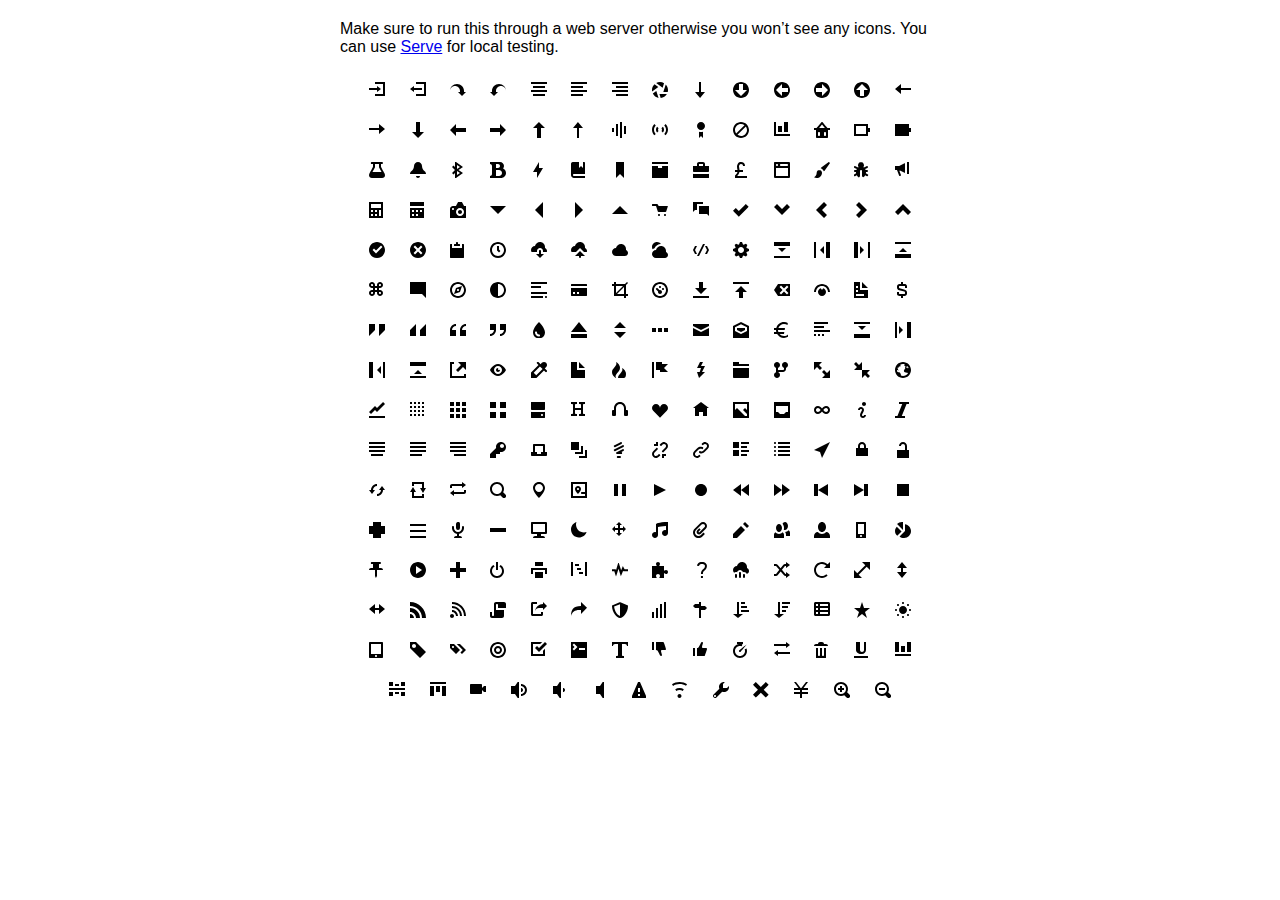
<file: open-iconic-master/sprite/sprite.html>
<!DOCTYPE html>
<html>
<head>
<meta charset="utf-8">
<style>
  body {
    font-family: Helvetica, sans-serif;
  }

  .container {
    width: 600px;
    text-align: center;
    margin: 20px auto;
  }

  .message {
    text-align: left;
  }

  .icon {
    display: inline-block;
    margin: 10px;
    width: 16px;
    height: 16px;
  }
</style>
</head>
<body>

<div class="container">
  <p class="message">Make sure to run this through a web server otherwise you won&rsquo;t see any icons. You can use <a href="https://github.com/visionmedia/serve">Serve</a> for local testing.</p>
  <svg class="icon">
    <use xlink:href="sprite.svg#account-login"></use>
  </svg>

  <svg class="icon">
    <use xlink:href="sprite.svg#account-logout"></use>
  </svg>

  <svg class="icon">
    <use xlink:href="sprite.svg#action-redo"></use>
  </svg>

  <svg class="icon">
    <use xlink:href="sprite.svg#action-undo"></use>
  </svg>

  <svg class="icon">
    <use xlink:href="sprite.svg#align-center"></use>
  </svg>

  <svg class="icon">
    <use xlink:href="sprite.svg#align-left"></use>
  </svg>

  <svg class="icon">
    <use xlink:href="sprite.svg#align-right"></use>
  </svg>

  <svg class="icon">
    <use xlink:href="sprite.svg#aperture"></use>
  </svg>

  <svg class="icon">
    <use xlink:href="sprite.svg#arrow-bottom"></use>
  </svg>

  <svg class="icon">
    <use xlink:href="sprite.svg#arrow-circle-bottom"></use>
  </svg>

  <svg class="icon">
    <use xlink:href="sprite.svg#arrow-circle-left"></use>
  </svg>

  <svg class="icon">
    <use xlink:href="sprite.svg#arrow-circle-right"></use>
  </svg>

  <svg class="icon">
    <use xlink:href="sprite.svg#arrow-circle-top"></use>
  </svg>

  <svg class="icon">
    <use xlink:href="sprite.svg#arrow-left"></use>
  </svg>

  <svg class="icon">
    <use xlink:href="sprite.svg#arrow-right"></use>
  </svg>

  <svg class="icon">
    <use xlink:href="sprite.svg#arrow-thick-bottom"></use>
  </svg>

  <svg class="icon">
    <use xlink:href="sprite.svg#arrow-thick-left"></use>
  </svg>

  <svg class="icon">
    <use xlink:href="sprite.svg#arrow-thick-right"></use>
  </svg>

  <svg class="icon">
    <use xlink:href="sprite.svg#arrow-thick-top"></use>
  </svg>

  <svg class="icon">
    <use xlink:href="sprite.svg#arrow-top"></use>
  </svg>

  <svg class="icon">
    <use xlink:href="sprite.svg#audio-spectrum"></use>
  </svg>

  <svg class="icon">
    <use xlink:href="sprite.svg#audio"></use>
  </svg>

  <svg class="icon">
    <use xlink:href="sprite.svg#badge"></use>
  </svg>

  <svg class="icon">
    <use xlink:href="sprite.svg#ban"></use>
  </svg>

  <svg class="icon">
    <use xlink:href="sprite.svg#bar-chart"></use>
  </svg>

  <svg class="icon">
    <use xlink:href="sprite.svg#basket"></use>
  </svg>

  <svg class="icon">
    <use xlink:href="sprite.svg#battery-empty"></use>
  </svg>

  <svg class="icon">
    <use xlink:href="sprite.svg#battery-full"></use>
  </svg>

  <svg class="icon">
    <use xlink:href="sprite.svg#beaker"></use>
  </svg>

  <svg class="icon">
    <use xlink:href="sprite.svg#bell"></use>
  </svg>

  <svg class="icon">
    <use xlink:href="sprite.svg#bluetooth"></use>
  </svg>

  <svg class="icon">
    <use xlink:href="sprite.svg#bold"></use>
  </svg>

  <svg class="icon">
    <use xlink:href="sprite.svg#bolt"></use>
  </svg>

  <svg class="icon">
    <use xlink:href="sprite.svg#book"></use>
  </svg>

  <svg class="icon">
    <use xlink:href="sprite.svg#bookmark"></use>
  </svg>

  <svg class="icon">
    <use xlink:href="sprite.svg#box"></use>
  </svg>

  <svg class="icon">
    <use xlink:href="sprite.svg#briefcase"></use>
  </svg>

  <svg class="icon">
    <use xlink:href="sprite.svg#british-pound"></use>
  </svg>

  <svg class="icon">
    <use xlink:href="sprite.svg#browser"></use>
  </svg>

  <svg class="icon">
    <use xlink:href="sprite.svg#brush"></use>
  </svg>

  <svg class="icon">
    <use xlink:href="sprite.svg#bug"></use>
  </svg>

  <svg class="icon">
    <use xlink:href="sprite.svg#bullhorn"></use>
  </svg>

  <svg class="icon">
    <use xlink:href="sprite.svg#calculator"></use>
  </svg>

  <svg class="icon">
    <use xlink:href="sprite.svg#calendar"></use>
  </svg>

  <svg class="icon">
    <use xlink:href="sprite.svg#camera-slr"></use>
  </svg>

  <svg class="icon">
    <use xlink:href="sprite.svg#caret-bottom"></use>
  </svg>

  <svg class="icon">
    <use xlink:href="sprite.svg#caret-left"></use>
  </svg>

  <svg class="icon">
    <use xlink:href="sprite.svg#caret-right"></use>
  </svg>

  <svg class="icon">
    <use xlink:href="sprite.svg#caret-top"></use>
  </svg>

  <svg class="icon">
    <use xlink:href="sprite.svg#cart"></use>
  </svg>

  <svg class="icon">
    <use xlink:href="sprite.svg#chat"></use>
  </svg>

  <svg class="icon">
    <use xlink:href="sprite.svg#check"></use>
  </svg>

  <svg class="icon">
    <use xlink:href="sprite.svg#chevron-bottom"></use>
  </svg>

  <svg class="icon">
    <use xlink:href="sprite.svg#chevron-left"></use>
  </svg>

  <svg class="icon">
    <use xlink:href="sprite.svg#chevron-right"></use>
  </svg>

  <svg class="icon">
    <use xlink:href="sprite.svg#chevron-top"></use>
  </svg>

  <svg class="icon">
    <use xlink:href="sprite.svg#circle-check"></use>
  </svg>

  <svg class="icon">
    <use xlink:href="sprite.svg#circle-x"></use>
  </svg>

  <svg class="icon">
    <use xlink:href="sprite.svg#clipboard"></use>
  </svg>

  <svg class="icon">
    <use xlink:href="sprite.svg#clock"></use>
  </svg>

  <svg class="icon">
    <use xlink:href="sprite.svg#cloud-download"></use>
  </svg>

  <svg class="icon">
    <use xlink:href="sprite.svg#cloud-upload"></use>
  </svg>

  <svg class="icon">
    <use xlink:href="sprite.svg#cloud"></use>
  </svg>

  <svg class="icon">
    <use xlink:href="sprite.svg#cloudy"></use>
  </svg>

  <svg class="icon">
    <use xlink:href="sprite.svg#code"></use>
  </svg>

  <svg class="icon">
    <use xlink:href="sprite.svg#cog"></use>
  </svg>

  <svg class="icon">
    <use xlink:href="sprite.svg#collapse-down"></use>
  </svg>

  <svg class="icon">
    <use xlink:href="sprite.svg#collapse-left"></use>
  </svg>

  <svg class="icon">
    <use xlink:href="sprite.svg#collapse-right"></use>
  </svg>

  <svg class="icon">
    <use xlink:href="sprite.svg#collapse-up"></use>
  </svg>

  <svg class="icon">
    <use xlink:href="sprite.svg#command"></use>
  </svg>

  <svg class="icon">
    <use xlink:href="sprite.svg#comment-square"></use>
  </svg>

  <svg class="icon">
    <use xlink:href="sprite.svg#compass"></use>
  </svg>

  <svg class="icon">
    <use xlink:href="sprite.svg#contrast"></use>
  </svg>

  <svg class="icon">
    <use xlink:href="sprite.svg#copywriting"></use>
  </svg>

  <svg class="icon">
    <use xlink:href="sprite.svg#credit-card"></use>
  </svg>

  <svg class="icon">
    <use xlink:href="sprite.svg#crop"></use>
  </svg>

  <svg class="icon">
    <use xlink:href="sprite.svg#dashboard"></use>
  </svg>

  <svg class="icon">
    <use xlink:href="sprite.svg#data-transfer-download"></use>
  </svg>

  <svg class="icon">
    <use xlink:href="sprite.svg#data-transfer-upload"></use>
  </svg>

  <svg class="icon">
    <use xlink:href="sprite.svg#delete"></use>
  </svg>

  <svg class="icon">
    <use xlink:href="sprite.svg#dial"></use>
  </svg>

  <svg class="icon">
    <use xlink:href="sprite.svg#document"></use>
  </svg>

  <svg class="icon">
    <use xlink:href="sprite.svg#dollar"></use>
  </svg>

  <svg class="icon">
    <use xlink:href="sprite.svg#double-quote-sans-left"></use>
  </svg>

  <svg class="icon">
    <use xlink:href="sprite.svg#double-quote-sans-right"></use>
  </svg>

  <svg class="icon">
    <use xlink:href="sprite.svg#double-quote-serif-left"></use>
  </svg>

  <svg class="icon">
    <use xlink:href="sprite.svg#double-quote-serif-right"></use>
  </svg>

  <svg class="icon">
    <use xlink:href="sprite.svg#droplet"></use>
  </svg>

  <svg class="icon">
    <use xlink:href="sprite.svg#eject"></use>
  </svg>

  <svg class="icon">
    <use xlink:href="sprite.svg#elevator"></use>
  </svg>

  <svg class="icon">
    <use xlink:href="sprite.svg#ellipses"></use>
  </svg>

  <svg class="icon">
    <use xlink:href="sprite.svg#envelope-closed"></use>
  </svg>

  <svg class="icon">
    <use xlink:href="sprite.svg#envelope-open"></use>
  </svg>

  <svg class="icon">
    <use xlink:href="sprite.svg#euro"></use>
  </svg>

  <svg class="icon">
    <use xlink:href="sprite.svg#excerpt"></use>
  </svg>

  <svg class="icon">
    <use xlink:href="sprite.svg#expand-down"></use>
  </svg>

  <svg class="icon">
    <use xlink:href="sprite.svg#expand-left"></use>
  </svg>

  <svg class="icon">
    <use xlink:href="sprite.svg#expand-right"></use>
  </svg>

  <svg class="icon">
    <use xlink:href="sprite.svg#expand-up"></use>
  </svg>

  <svg class="icon">
    <use xlink:href="sprite.svg#external-link"></use>
  </svg>

  <svg class="icon">
    <use xlink:href="sprite.svg#eye"></use>
  </svg>

  <svg class="icon">
    <use xlink:href="sprite.svg#eyedropper"></use>
  </svg>

  <svg class="icon">
    <use xlink:href="sprite.svg#file"></use>
  </svg>

  <svg class="icon">
    <use xlink:href="sprite.svg#fire"></use>
  </svg>

  <svg class="icon">
    <use xlink:href="sprite.svg#flag"></use>
  </svg>

  <svg class="icon">
    <use xlink:href="sprite.svg#flash"></use>
  </svg>

  <svg class="icon">
    <use xlink:href="sprite.svg#folder"></use>
  </svg>

  <svg class="icon">
    <use xlink:href="sprite.svg#fork"></use>
  </svg>

  <svg class="icon">
    <use xlink:href="sprite.svg#fullscreen-enter"></use>
  </svg>

  <svg class="icon">
    <use xlink:href="sprite.svg#fullscreen-exit"></use>
  </svg>

  <svg class="icon">
    <use xlink:href="sprite.svg#globe"></use>
  </svg>

  <svg class="icon">
    <use xlink:href="sprite.svg#graph"></use>
  </svg>

  <svg class="icon">
    <use xlink:href="sprite.svg#grid-four-up"></use>
  </svg>

  <svg class="icon">
    <use xlink:href="sprite.svg#grid-three-up"></use>
  </svg>

  <svg class="icon">
    <use xlink:href="sprite.svg#grid-two-up"></use>
  </svg>

  <svg class="icon">
    <use xlink:href="sprite.svg#hard-drive"></use>
  </svg>

  <svg class="icon">
    <use xlink:href="sprite.svg#header"></use>
  </svg>

  <svg class="icon">
    <use xlink:href="sprite.svg#headphones"></use>
  </svg>

  <svg class="icon">
    <use xlink:href="sprite.svg#heart"></use>
  </svg>

  <svg class="icon">
    <use xlink:href="sprite.svg#home"></use>
  </svg>

  <svg class="icon">
    <use xlink:href="sprite.svg#image"></use>
  </svg>

  <svg class="icon">
    <use xlink:href="sprite.svg#inbox"></use>
  </svg>

  <svg class="icon">
    <use xlink:href="sprite.svg#infinity"></use>
  </svg>

  <svg class="icon">
    <use xlink:href="sprite.svg#info"></use>
  </svg>

  <svg class="icon">
    <use xlink:href="sprite.svg#italic"></use>
  </svg>

  <svg class="icon">
    <use xlink:href="sprite.svg#justify-center"></use>
  </svg>

  <svg class="icon">
    <use xlink:href="sprite.svg#justify-left"></use>
  </svg>

  <svg class="icon">
    <use xlink:href="sprite.svg#justify-right"></use>
  </svg>

  <svg class="icon">
    <use xlink:href="sprite.svg#key"></use>
  </svg>

  <svg class="icon">
    <use xlink:href="sprite.svg#laptop"></use>
  </svg>

  <svg class="icon">
    <use xlink:href="sprite.svg#layers"></use>
  </svg>

  <svg class="icon">
    <use xlink:href="sprite.svg#lightbulb"></use>
  </svg>

  <svg class="icon">
    <use xlink:href="sprite.svg#link-broken"></use>
  </svg>

  <svg class="icon">
    <use xlink:href="sprite.svg#link-intact"></use>
  </svg>

  <svg class="icon">
    <use xlink:href="sprite.svg#list-rich"></use>
  </svg>

  <svg class="icon">
    <use xlink:href="sprite.svg#list"></use>
  </svg>

  <svg class="icon">
    <use xlink:href="sprite.svg#location"></use>
  </svg>

  <svg class="icon">
    <use xlink:href="sprite.svg#lock-locked"></use>
  </svg>

  <svg class="icon">
    <use xlink:href="sprite.svg#lock-unlocked"></use>
  </svg>

  <svg class="icon">
    <use xlink:href="sprite.svg#loop-circular"></use>
  </svg>

  <svg class="icon">
    <use xlink:href="sprite.svg#loop-square"></use>
  </svg>

  <svg class="icon">
    <use xlink:href="sprite.svg#loop"></use>
  </svg>

  <svg class="icon">
    <use xlink:href="sprite.svg#magnifying-glass"></use>
  </svg>

  <svg class="icon">
    <use xlink:href="sprite.svg#map-marker"></use>
  </svg>

  <svg class="icon">
    <use xlink:href="sprite.svg#map"></use>
  </svg>

  <svg class="icon">
    <use xlink:href="sprite.svg#media-pause"></use>
  </svg>

  <svg class="icon">
    <use xlink:href="sprite.svg#media-play"></use>
  </svg>

  <svg class="icon">
    <use xlink:href="sprite.svg#media-record"></use>
  </svg>

  <svg class="icon">
    <use xlink:href="sprite.svg#media-skip-backward"></use>
  </svg>

  <svg class="icon">
    <use xlink:href="sprite.svg#media-skip-forward"></use>
  </svg>

  <svg class="icon">
    <use xlink:href="sprite.svg#media-step-backward"></use>
  </svg>

  <svg class="icon">
    <use xlink:href="sprite.svg#media-step-forward"></use>
  </svg>

  <svg class="icon">
    <use xlink:href="sprite.svg#media-stop"></use>
  </svg>

  <svg class="icon">
    <use xlink:href="sprite.svg#medical-cross"></use>
  </svg>

  <svg class="icon">
    <use xlink:href="sprite.svg#menu"></use>
  </svg>

  <svg class="icon">
    <use xlink:href="sprite.svg#microphone"></use>
  </svg>

  <svg class="icon">
    <use xlink:href="sprite.svg#minus"></use>
  </svg>

  <svg class="icon">
    <use xlink:href="sprite.svg#monitor"></use>
  </svg>

  <svg class="icon">
    <use xlink:href="sprite.svg#moon"></use>
  </svg>

  <svg class="icon">
    <use xlink:href="sprite.svg#move"></use>
  </svg>

  <svg class="icon">
    <use xlink:href="sprite.svg#musical-note"></use>
  </svg>

  <svg class="icon">
    <use xlink:href="sprite.svg#paperclip"></use>
  </svg>

  <svg class="icon">
    <use xlink:href="sprite.svg#pencil"></use>
  </svg>

  <svg class="icon">
    <use xlink:href="sprite.svg#people"></use>
  </svg>

  <svg class="icon">
    <use xlink:href="sprite.svg#person"></use>
  </svg>

  <svg class="icon">
    <use xlink:href="sprite.svg#phone"></use>
  </svg>

  <svg class="icon">
    <use xlink:href="sprite.svg#pie-chart"></use>
  </svg>

  <svg class="icon">
    <use xlink:href="sprite.svg#pin"></use>
  </svg>

  <svg class="icon">
    <use xlink:href="sprite.svg#play-circle"></use>
  </svg>

  <svg class="icon">
    <use xlink:href="sprite.svg#plus"></use>
  </svg>

  <svg class="icon">
    <use xlink:href="sprite.svg#power-standby"></use>
  </svg>

  <svg class="icon">
    <use xlink:href="sprite.svg#print"></use>
  </svg>

  <svg class="icon">
    <use xlink:href="sprite.svg#project"></use>
  </svg>

  <svg class="icon">
    <use xlink:href="sprite.svg#pulse"></use>
  </svg>

  <svg class="icon">
    <use xlink:href="sprite.svg#puzzle-piece"></use>
  </svg>

  <svg class="icon">
    <use xlink:href="sprite.svg#question-mark"></use>
  </svg>

  <svg class="icon">
    <use xlink:href="sprite.svg#rain"></use>
  </svg>

  <svg class="icon">
    <use xlink:href="sprite.svg#random"></use>
  </svg>

  <svg class="icon">
    <use xlink:href="sprite.svg#reload"></use>
  </svg>

  <svg class="icon">
    <use xlink:href="sprite.svg#resize-both"></use>
  </svg>

  <svg class="icon">
    <use xlink:href="sprite.svg#resize-height"></use>
  </svg>

  <svg class="icon">
    <use xlink:href="sprite.svg#resize-width"></use>
  </svg>

  <svg class="icon">
    <use xlink:href="sprite.svg#rss-alt"></use>
  </svg>

  <svg class="icon">
    <use xlink:href="sprite.svg#rss"></use>
  </svg>

  <svg class="icon">
    <use xlink:href="sprite.svg#script"></use>
  </svg>

  <svg class="icon">
    <use xlink:href="sprite.svg#share-boxed"></use>
  </svg>

  <svg class="icon">
    <use xlink:href="sprite.svg#share"></use>
  </svg>

  <svg class="icon">
    <use xlink:href="sprite.svg#shield"></use>
  </svg>

  <svg class="icon">
    <use xlink:href="sprite.svg#signal"></use>
  </svg>

  <svg class="icon">
    <use xlink:href="sprite.svg#signpost"></use>
  </svg>

  <svg class="icon">
    <use xlink:href="sprite.svg#sort-ascending"></use>
  </svg>

  <svg class="icon">
    <use xlink:href="sprite.svg#sort-descending"></use>
  </svg>

  <svg class="icon">
    <use xlink:href="sprite.svg#spreadsheet"></use>
  </svg>

  <svg class="icon">
    <use xlink:href="sprite.svg#star"></use>
  </svg>

  <svg class="icon">
    <use xlink:href="sprite.svg#sun"></use>
  </svg>

  <svg class="icon">
    <use xlink:href="sprite.svg#tablet"></use>
  </svg>

  <svg class="icon">
    <use xlink:href="sprite.svg#tag"></use>
  </svg>

  <svg class="icon">
    <use xlink:href="sprite.svg#tags"></use>
  </svg>

  <svg class="icon">
    <use xlink:href="sprite.svg#target"></use>
  </svg>

  <svg class="icon">
    <use xlink:href="sprite.svg#task"></use>
  </svg>

  <svg class="icon">
    <use xlink:href="sprite.svg#terminal"></use>
  </svg>

  <svg class="icon">
    <use xlink:href="sprite.svg#text"></use>
  </svg>

  <svg class="icon">
    <use xlink:href="sprite.svg#thumb-down"></use>
  </svg>

  <svg class="icon">
    <use xlink:href="sprite.svg#thumb-up"></use>
  </svg>

  <svg class="icon">
    <use xlink:href="sprite.svg#timer"></use>
  </svg>

  <svg class="icon">
    <use xlink:href="sprite.svg#transfer"></use>
  </svg>

  <svg class="icon">
    <use xlink:href="sprite.svg#trash"></use>
  </svg>

  <svg class="icon">
    <use xlink:href="sprite.svg#underline"></use>
  </svg>

  <svg class="icon">
    <use xlink:href="sprite.svg#vertical-align-bottom"></use>
  </svg>

  <svg class="icon">
    <use xlink:href="sprite.svg#vertical-align-center"></use>
  </svg>

  <svg class="icon">
    <use xlink:href="sprite.svg#vertical-align-top"></use>
  </svg>

  <svg class="icon">
    <use xlink:href="sprite.svg#video"></use>
  </svg>

  <svg class="icon">
    <use xlink:href="sprite.svg#volume-high"></use>
  </svg>

  <svg class="icon">
    <use xlink:href="sprite.svg#volume-low"></use>
  </svg>

  <svg class="icon">
    <use xlink:href="sprite.svg#volume-off"></use>
  </svg>

  <svg class="icon">
    <use xlink:href="sprite.svg#warning"></use>
  </svg>

  <svg class="icon">
    <use xlink:href="sprite.svg#wifi"></use>
  </svg>

  <svg class="icon">
    <use xlink:href="sprite.svg#wrench"></use>
  </svg>

  <svg class="icon">
    <use xlink:href="sprite.svg#x"></use>
  </svg>

  <svg class="icon">
    <use xlink:href="sprite.svg#yen"></use>
  </svg>

  <svg class="icon">
    <use xlink:href="sprite.svg#zoom-in"></use>
  </svg>

  <svg class="icon">
    <use xlink:href="sprite.svg#zoom-out"></use>
  </svg>

</div>
</body>
</html>
</file>
<file: css/nucleo-icons.css>
/*--------------------------------

hermes-dashboard-icons Web Font - built using nucleoapp.com
License - nucleoapp.com/license/

-------------------------------- */
@font-face {
  font-family: 'NucleoIcons';
  src: url('../fonts/nucleo-icons.eot');
  src: url('../fonts/nucleo-icons.eot') format('embedded-opentype'), url('../fonts/nucleo-icons.woff2') format('woff2'), url('../fonts/nucleo-icons.woff') format('woff'), url('../fonts/nucleo-icons.ttf') format('truetype'), url('../fonts/nucleo-icons.svg') format('svg');
  font-weight: normal;
  font-style: normal;
}

/*------------------------
    base class definition
-------------------------*/
.ni {
  display: inline-block;
  font: normal normal normal 14px/1 NucleoIcons;
  font-size: inherit;
  text-rendering: auto;
  -webkit-font-smoothing: antialiased;
  -moz-osx-font-smoothing: grayscale;
}

/*------------------------
  change icon size
-------------------------*/
.ni-lg {
  font-size: 1.33333333em;
  line-height: 0.75em;
  vertical-align: -15%;
}

.ni-2x {
  font-size: 2em;
}

.ni-3x {
  font-size: 3em;
}

.ni-4x {
  font-size: 4em;
}

.ni-5x {
  font-size: 5em;
}

/*----------------------------------
  add a square/circle background
-----------------------------------*/
.ni.square,
.ni.circle {
  padding: 0.33333333em;
  vertical-align: -16%;
  background-color: #eee;
}

.ni.circle {
  border-radius: 50%;
}

/*------------------------
  list icons
-------------------------*/
.ni-ul {
  padding-left: 0;
  margin-left: 2.14285714em;
  list-style-type: none;
}

.ni-ul>li {
  position: relative;
}

.ni-ul>li>.ni {
  position: absolute;
  left: -1.57142857em;
  top: 0.14285714em;
  text-align: center;
}

.ni-ul>li>.ni.lg {
  top: 0;
  left: -1.35714286em;
}

.ni-ul>li>.ni.circle,
.ni-ul>li>.ni.square {
  top: -0.19047619em;
  left: -1.9047619em;
}

/*------------------------
  spinning icons
-------------------------*/
.ni.spin {
  -webkit-animation: nc-spin 2s infinite linear;
  -moz-animation: nc-spin 2s infinite linear;
  animation: nc-spin 2s infinite linear;
}

@-webkit-keyframes nc-spin {
  0% {
    -webkit-transform: rotate(0deg);
  }

  100% {
    -webkit-transform: rotate(360deg);
  }
}

@-moz-keyframes nc-spin {
  0% {
    -moz-transform: rotate(0deg);
  }

  100% {
    -moz-transform: rotate(360deg);
  }
}

@keyframes nc-spin {
  0% {
    -webkit-transform: rotate(0deg);
    -moz-transform: rotate(0deg);
    -ms-transform: rotate(0deg);
    -o-transform: rotate(0deg);
    transform: rotate(0deg);
  }

  100% {
    -webkit-transform: rotate(360deg);
    -moz-transform: rotate(360deg);
    -ms-transform: rotate(360deg);
    -o-transform: rotate(360deg);
    transform: rotate(360deg);
  }
}

/*------------------------
  rotated/flipped icons
-------------------------*/
.ni.rotate-90 {
  filter: progid:DXImageTransform.Microsoft.BasicImage(rotation=1);
  -webkit-transform: rotate(90deg);
  -moz-transform: rotate(90deg);
  -ms-transform: rotate(90deg);
  -o-transform: rotate(90deg);
  transform: rotate(90deg);
}

.ni.rotate-180 {
  filter: progid:DXImageTransform.Microsoft.BasicImage(rotation=2);
  -webkit-transform: rotate(180deg);
  -moz-transform: rotate(180deg);
  -ms-transform: rotate(180deg);
  -o-transform: rotate(180deg);
  transform: rotate(180deg);
}

.ni.rotate-270 {
  filter: progid:DXImageTransform.Microsoft.BasicImage(rotation=3);
  -webkit-transform: rotate(270deg);
  -moz-transform: rotate(270deg);
  -ms-transform: rotate(270deg);
  -o-transform: rotate(270deg);
  transform: rotate(270deg);
}

.ni.flip-y {
  filter: progid:DXImageTransform.Microsoft.BasicImage(rotation=0);
  -webkit-transform: scale(-1, 1);
  -moz-transform: scale(-1, 1);
  -ms-transform: scale(-1, 1);
  -o-transform: scale(-1, 1);
  transform: scale(-1, 1);
}

.ni.flip-x {
  filter: progid:DXImageTransform.Microsoft.BasicImage(rotation=2);
  -webkit-transform: scale(1, -1);
  -moz-transform: scale(1, -1);
  -ms-transform: scale(1, -1);
  -o-transform: scale(1, -1);
  transform: scale(1, -1);
}

/*------------------------
    font icons
-------------------------*/

.ni-active-40::before {
  content: "\ea02";
}

.ni-air-baloon::before {
  content: "\ea03";
}

.ni-album-2::before {
  content: "\ea04";
}

.ni-align-center::before {
  content: "\ea05";
}

.ni-align-left-2::before {
  content: "\ea06";
}

.ni-ambulance::before {
  content: "\ea07";
}

.ni-app::before {
  content: "\ea08";
}

.ni-archive-2::before {
  content: "\ea09";
}

.ni-atom::before {
  content: "\ea0a";
}

.ni-badge::before {
  content: "\ea0b";
}

.ni-bag-17::before {
  content: "\ea0c";
}

.ni-basket::before {
  content: "\ea0d";
}

.ni-bell-55::before {
  content: "\ea0e";
}

.ni-bold-down::before {
  content: "\ea0f";
}

.ni-bold-left::before {
  content: "\ea10";
}

.ni-bold-right::before {
  content: "\ea11";
}

.ni-bold-up::before {
  content: "\ea12";
}

.ni-bold::before {
  content: "\ea13";
}

.ni-book-bookmark::before {
  content: "\ea14";
}

.ni-books::before {
  content: "\ea15";
}

.ni-box-2::before {
  content: "\ea16";
}

.ni-briefcase-24::before {
  content: "\ea17";
}

.ni-building::before {
  content: "\ea18";
}

.ni-bulb-61::before {
  content: "\ea19";
}

.ni-bullet-list-67::before {
  content: "\ea1a";
}

.ni-bus-front-12::before {
  content: "\ea1b";
}

.ni-button-pause::before {
  content: "\ea1c";
}

.ni-button-play::before {
  content: "\ea1d";
}

.ni-button-power::before {
  content: "\ea1e";
}

.ni-calendar-grid-58::before {
  content: "\ea1f";
}

.ni-camera-compact::before {
  content: "\ea20";
}

.ni-caps-small::before {
  content: "\ea21";
}

.ni-cart::before {
  content: "\ea22";
}

.ni-chart-bar-32::before {
  content: "\ea23";
}

.ni-chart-pie-35::before {
  content: "\ea24";
}

.ni-chat-round::before {
  content: "\ea25";
}

.ni-check-bold::before {
  content: "\ea26";
}

.ni-circle-08::before {
  content: "\ea27";
}

.ni-cloud-download-95::before {
  content: "\ea28";
}

.ni-cloud-upload-96::before {
  content: "\ea29";
}

.ni-compass-04::before {
  content: "\ea2a";
}

.ni-controller::before {
  content: "\ea2b";
}

.ni-credit-card::before {
  content: "\ea2c";
}

.ni-curved-next::before {
  content: "\ea2d";
}

.ni-delivery-fast::before {
  content: "\ea2e";
}

.ni-diamond::before {
  content: "\ea2f";
}

.ni-email-83::before {
  content: "\ea30";
}

.ni-fat-add::before {
  content: "\ea31";
}

.ni-fat-delete::before {
  content: "\ea32";
}

.ni-fat-remove::before {
  content: "\ea33";
}

.ni-favourite-28::before {
  content: "\ea34";
}

.ni-folder-17::before {
  content: "\ea35";
}

.ni-glasses-2::before {
  content: "\ea36";
}

.ni-hat-3::before {
  content: "\ea37";
}

.ni-headphones::before {
  content: "\ea38";
}

.ni-html5::before {
  content: "\ea39";
}

.ni-istanbul::before {
  content: "\ea3a";
}

.ni-key-25::before {
  content: "\ea3b";
}

.ni-laptop::before {
  content: "\ea3c";
}

.ni-like-2::before {
  content: "\ea3d";
}

.ni-lock-circle-open::before {
  content: "\ea3e";
}

.ni-map-big::before {
  content: "\ea3f";
}

.ni-mobile-button::before {
  content: "\ea40";
}

.ni-money-coins::before {
  content: "\ea41";
}

.ni-note-03::before {
  content: "\ea42";
}

.ni-notification-70::before {
  content: "\ea43";
}

.ni-palette::before {
  content: "\ea44";
}

.ni-paper-diploma::before {
  content: "\ea45";
}

.ni-pin-3::before {
  content: "\ea46";
}

.ni-planet::before {
  content: "\ea47";
}

.ni-ruler-pencil::before {
  content: "\ea48";
}

.ni-satisfied::before {
  content: "\ea49";
}

.ni-scissors::before {
  content: "\ea4a";
}

.ni-send::before {
  content: "\ea4b";
}

.ni-settings-gear-65::before {
  content: "\ea4c";
}

.ni-settings::before {
  content: "\ea4d";
}

.ni-single-02::before {
  content: "\ea4e";
}

.ni-single-copy-04::before {
  content: "\ea4f";
}

.ni-sound-wave::before {
  content: "\ea50";
}

.ni-spaceship::before {
  content: "\ea51";
}

.ni-square-pin::before {
  content: "\ea52";
}

.ni-support-16::before {
  content: "\ea53";
}

.ni-tablet-button::before {
  content: "\ea54";
}

.ni-tag::before {
  content: "\ea55";
}

.ni-tie-bow::before {
  content: "\ea56";
}

.ni-time-alarm::before {
  content: "\ea57";
}

.ni-trophy::before {
  content: "\ea58";
}

.ni-tv-2::before {
  content: "\ea59";
}

.ni-umbrella-13::before {
  content: "\ea5a";
}

.ni-user-run::before {
  content: "\ea5b";
}

.ni-vector::before {
  content: "\ea5c";
}

.ni-watch-time::before {
  content: "\ea5d";
}

.ni-world::before {
  content: "\ea5e";
}

.ni-zoom-split-in::before {
  content: "\ea5f";
}

.ni-collection::before {
  content: "\ea60";
}

.ni-image::before {
  content: "\ea61";
}

.ni-shop::before {
  content: "\ea62";
}

.ni-ungroup::before {
  content: "\ea63";
}

.ni-world-2::before {
  content: "\ea64";
}

.ni-ui-04::before {
  content: "\ea65";
}


/* all icon font classes list here */
</file>
<file: checkout.css>
body {
    background-color: #f9f9f9;
    font-family: "Rubik", sans-serif;
    line-height: 28px;
    font-size: 14px;
    font-style: normal;
    font-weight: normal;
    visibility: visible;
    color: #4b566b;
}
h1, h2, h3, h4, h5, h6 {
    color: #222d39;
    font-weight: 600;
    margin-top: 0;
    font-family: "Rubik", sans-serif;
}
p {
    font-family: "Rubik", sans-serif;
}
.form-item{
    background-color: #ffff;
    margin-top: 5rem;

}
.contact-number-item .send-code-form input {
    max-width: 250px;
    width: 100%;
    padding: 4px 15px;
    border: 1px solid #dadada;
    background-color: #fdfdfd;
    border-radius: 3px;
    margin-bottom: 10px;
    margin-right: 10px;
}
.contact-number-item .send-code-form .submit {
    padding: 4px 15px;
    border: none;
    background-color: #59b828;
    color: white;
    outline: none;
    border-radius: 3px;
    margin-left: 10px;
}
.contact-number-item .varify-code-form input {
    width: 38px;
    height: 38px;
    display: inline-block;
    border: 1px solid #dadada;
    background-color: #fdfdfd;
    text-align: center;
    line-height: 38px;
    border-radius: 3px;
    margin-right: 10px;
    margin-bottom: 10px;
}
.contact-number-item .varify-code-form .submit {
    padding: 4px 15px;
    border: none;
    background-color: #59b828;
    color: white;
    outline: none;
    border-radius: 3px;
    margin-left: 10px;
}
.contact-number-item .varify-code-form .resend-code {
    font-size: 13px;
    margin-top: 0;
    color: gray;
}
.bill-info{
    background-color: #ffff;
    margin-top: 2rem;
}
.btn-primary{
    background-color: #59b828;
    border: 0px;
}
.time-schedule-container .time-schedule-box {
    background-color: #f9f9f9;
    border: 1px solid #dadada;
    padding: 20px;
    max-width: 214px;
    width: 100%;
    border-radius: 5px;
}
li{
    list-style: none;
    
}
strong{
    font-weight: bold;
}
</file>
<file: css/style.css>
:root{
    --grey: #f6f6f6;
    --animate: all 0.3s ease-out;
    
}
*{
    font-family: -apple-system, BlinkMacSystemFont, 'Segoe UI', Roboto, Oxygen, Ubuntu, Cantarell, 'Open Sans', 'Helvetica Neue', sans-serif;
    
}
.container{
    margin-top: 10%;
    
}
.inner{
    overflow: hidden;
}

.inner img{
    transition:var(--animate);
}
.inner:hover img{
    transform: scale(1.03);
}
.single-blog-inner{
    left: 0;
    top: 0;
    position: absolute;
    z-index: -1;
    max-height: 50vh;
    overflow: hidden;
    max-width: 80vw;
}
.image-wrapper{
    position: relative;
    object-fit: cover;
}

.content-wrapper{
    margin-top:35vh ;
}
@media (max-width: 992px) {
    .content-wrapper{
        margin-top: 20vh!important;
    }
    .single-blog-inner{
        max-width:65vw ;
    }
}
@media (max-width:760px){
    .single-blog-inner{
        max-width:95vw ;
    }
}


.card-text{
    transition: var(--animate);
}
.card-text:hover {
    color:#59B828;
    transform: scale(1.01);
}
.date{
    font-size: small;
    opacity: .6;
    transition: var(--animate);
    overflow: hidden;
}
.comment{
    font-size: small;
    opacity: .6;
    transition: var(--animate);
    overflow: hidden;

}
.date:hover{
    color: #59B828;
    opacity: .9;
    transform: scale(1.1);
}
.comment:hover{
    color: #59B828;
    
    opacity: .9;
    transform: scale(1.1);
}
.btn-outline-success:hover{
    background-color: #59B828;
}
.card-title{
    transition: var(--animate);
    
}
.card-title:hover{
    color: #59B828;
    transform: scale(1.02);
}

.line-2::after{
    content: '';
    border-bottom: 2px solid black;
    display: block;
    width: 10%;
    transition: var(--animate);
    margin-left: 5%;
    margin-right: 5%;
}
.line-2:hover::after{
    width: 90%;
    border-bottom: 2px solid #59B828;
    
}
.card-side-bar{
    margin-top: 2rem;
    
    transition: var(--animate);

}
.cat-item{
    margin-left: 0px;
}
.cat-link{
    color: black;
    transition: var(--animate);
   
    width: 100%;
    display: inline-block;
    padding: 1rem 1rem;
}
.cat-link:hover{
    color: var(--success);
    background-color:var(--grey);
}
.blog-cat-list{
    list-style: none;
    padding-left: 0px;
    font-weight: lighter;
}
.cat-header{
    
    font-weight: lighter;
    background-color: var(--grey);
}
.cat-line::after{
    content: '';
    border-bottom: 1px solid rgba(228, 233, 237, .9);
    display: block;
    width: 30%;
    transition: var(--animate);
}
.cat-line:hover::after{
    width: 100%;
    border-bottom: 1px solid #59B828;
}
.contact-header{
    color: #222d39;
    font-weight: 600;
    margin-top: 0;
    font-family: "Rubik", sans-serif;
    font-size: 26px;
    margin-bottom: .5rem;
    
}
.contact-p{
    font-size: 13px;
    line-height: 24px;
    color: #4b566b;
    margin-top: 0;
    margin-bottom: 1rem;
    font-family: "Rubik", sans-serif;
    
    
}
.col-sm-9{
    font-size: 13px;
    line-height: 24px;
    color: #4b566b;
    margin-top: 0;
    margin-bottom: 1rem;
    font-family: "Rubik", sans-serif;
    
}
.col-sm-3{
    width: 90px;
    font-size: 14px;
    color: #363636;
    font-weight: 500;
    display: inline-block;
    

}
.form-box{
    border-radius: 10px;
}
.contact-info{
     border-radius: 10px; 
}
.btn btn-success{
    color:#59B828;
}
.form-control{
    padding: 10px 40px 10px 20px;
    width: 100%;
    border: none;
    background-color: transparent;
    font-size: 13px;
     background-color: white;
}
.contact-info{
    background-color: var(--grey);
    transition: var(--animate);
    
}
.form-box{
     background-color: var(--grey);   
    transition: var(--animate);
}
.contact-info:hover{
    box-shadow: 0 4px 8px 0 rgba(0, 0, 0, 0.2), 0 6px 20px 0 rgba(0, 0, 0, 0.19);

}
.form-box:hover{
    box-shadow: 0 4px 8px 0 rgba(0, 0, 0, 0.2), 0 6px 20px 0 rgba(0, 0, 0, 0.19);

}
.product-details-popup.open-side {
    z-index: 999;
    opacity: 1;
    visibility: visible;
}
.product-details-popup {
    position: fixed;
    top: 50%;
    left: 0;
    width: 100%;
    height: 100%;
    z-index: -999;
    opacity: 0;
    visibility: hidden;
    transform: translateY(-50%);
    display: flex;
    align-items: center;
}
.slick-slider {
    position: relative;
    display: block;
    -webkit-box-sizing: border-box;
    box-sizing: border-box;
    -webkit-touch-callout: none;
    -webkit-user-select: none;
    -moz-user-select: none;
    -ms-user-select: none;
    user-select: none;
    -ms-touch-action: pan-y;
    touch-action: pan-y;
    -webkit-tap-highlight-color: transparent;
}
.product-details-popup.open-side {
    z-index: 999;
    opacity: 1;
    visibility: visible;
}
.product-details-popup {
    position: fixed;
    top: 50%;
    left: 0;
    width: 100%;
    height: 100%;
    z-index: -999;
    opacity: 0;
    visibility: hidden;
    transform: translateY(-50%);
    display: flex;
    align-items: center;
}
.card-text-blog{
    text-align: left;
}


body {
    background-color: #D32F2F;
    font-family: -apple-system, BlinkMacSystemFont, 'Segoe UI', Roboto, Oxygen, Ubuntu, Cantarell, 'Open Sans', 'Helvetica Neue', sans-serif;
}

.card-no-border .card {
    border: 0px;
    border-radius: 4px;
    -webkit-box-shadow: 0px 5px 20px rgba(0, 0, 0, 0.05);
    box-shadow: 0px 5px 20px rgba(0, 0, 0, 0.05)
}

.card-body {
    -ms-flex: 1 1 auto;
    flex: 1 1 auto;
    padding: 1.25rem
}

.comment-widgets .comment-row:hover {
    background: rgba(0, 0, 0, 0.02);
    cursor: pointer
}

.comment-widgets .comment-row {
    border-bottom: 1px solid rgba(120, 130, 140, 0.13);
    padding: 15px
}

.comment-text:hover {
    visibility: hidden
}

.comment-text:hover {
    visibility: visible
}

.label {
    padding: 3px 10px;
    line-height: 13px;
    color: #ffffff;
    font-weight: 400;
    border-radius: 4px;
    font-size: 75%
}

.round img {
    border-radius: 100%
}

.label-info {
    background-color: #1976d2
}

.label-success {
    background-color: green
}

.label-danger {
    background-color: #ef5350
}

.action-icons a {
    padding-left: 7px;
    vertical-align: middle;
    color: #99abb4
}

.action-icons a:hover {
    color: #1976d2
}

.mt-100 {
    margin-top: 100px
}

.mb-100 {
    margin-bottom: 100px
}
.username{
    transition: var(--animate);
    font-family: -apple-system, BlinkMacSystemFont, 'Segoe UI', Roboto, Oxygen, Ubuntu, Cantarell, 'Open Sans', 'Helvetica Neue', sans-serif;
    
}
.username:hover{
    transform: scale(1.01);
    color: #59B828;
}
.user-mail-address{
    font-weight: lighter;
}
</file>
